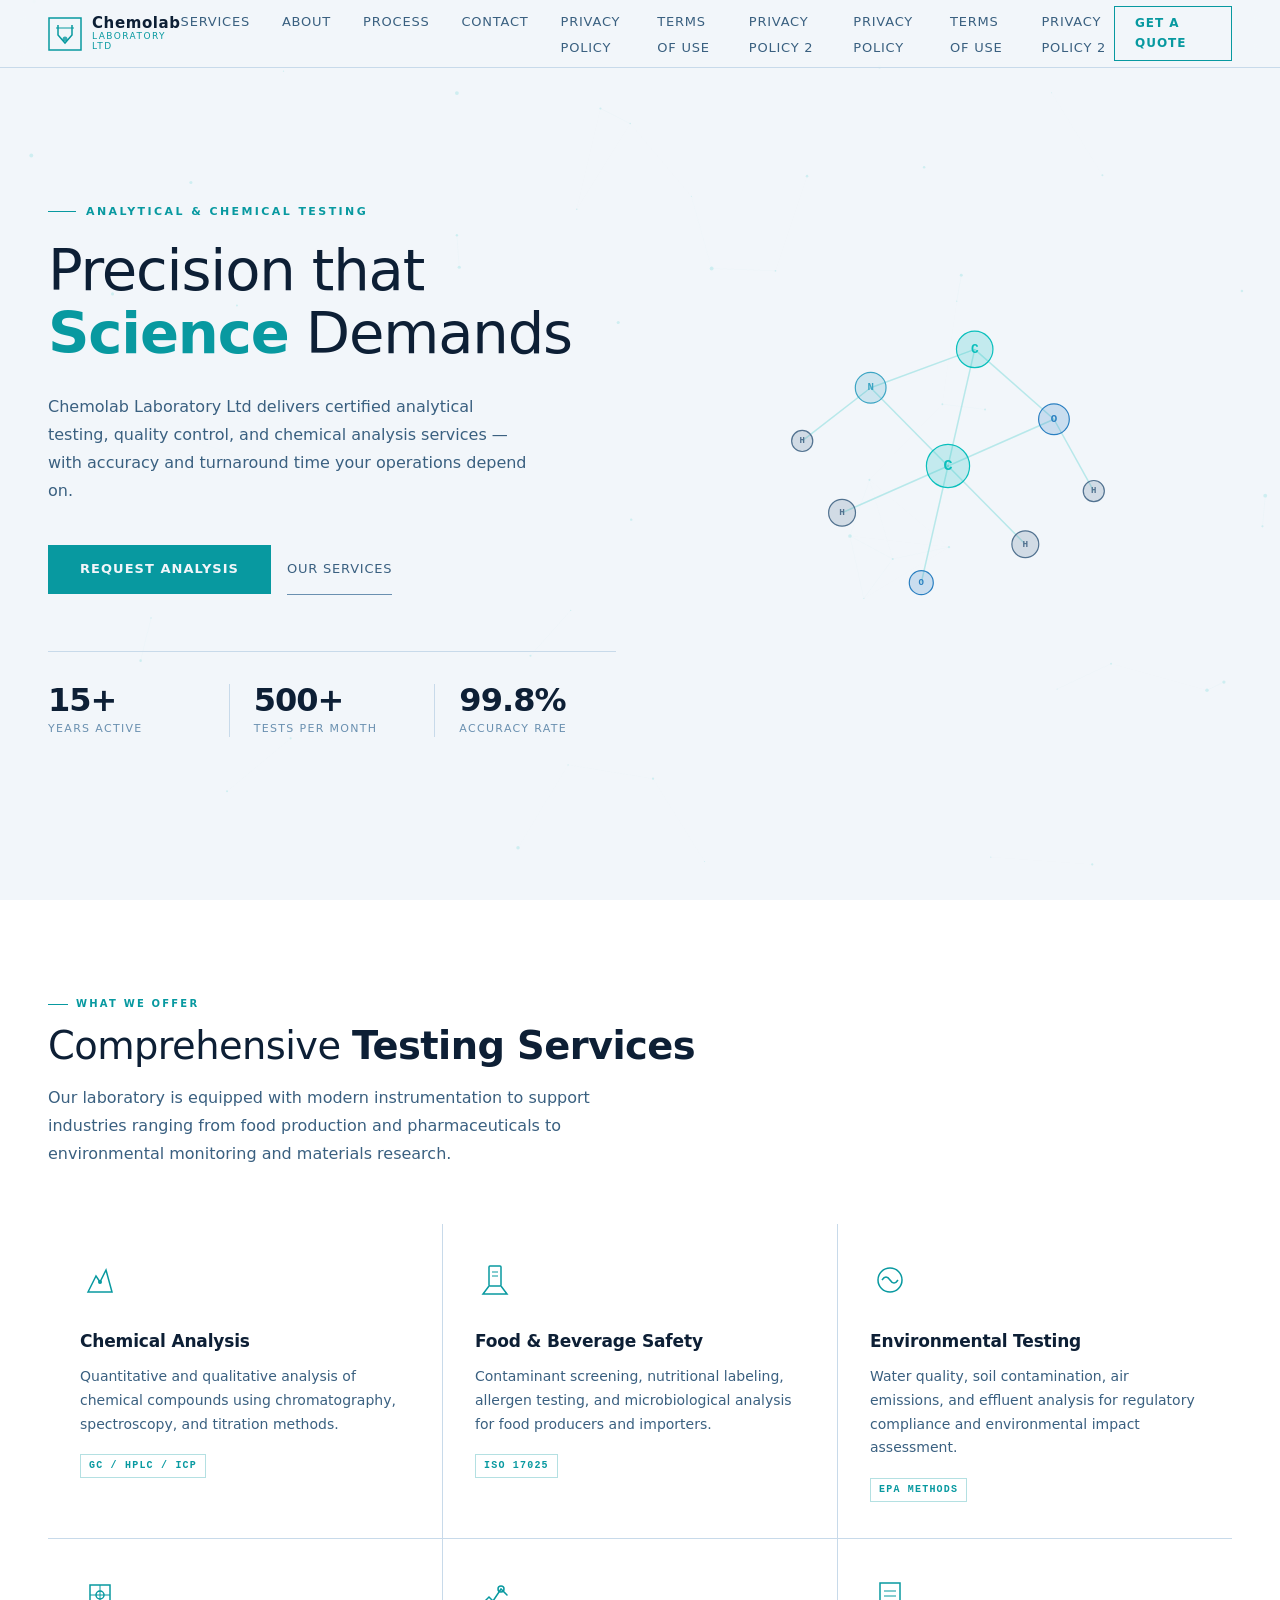
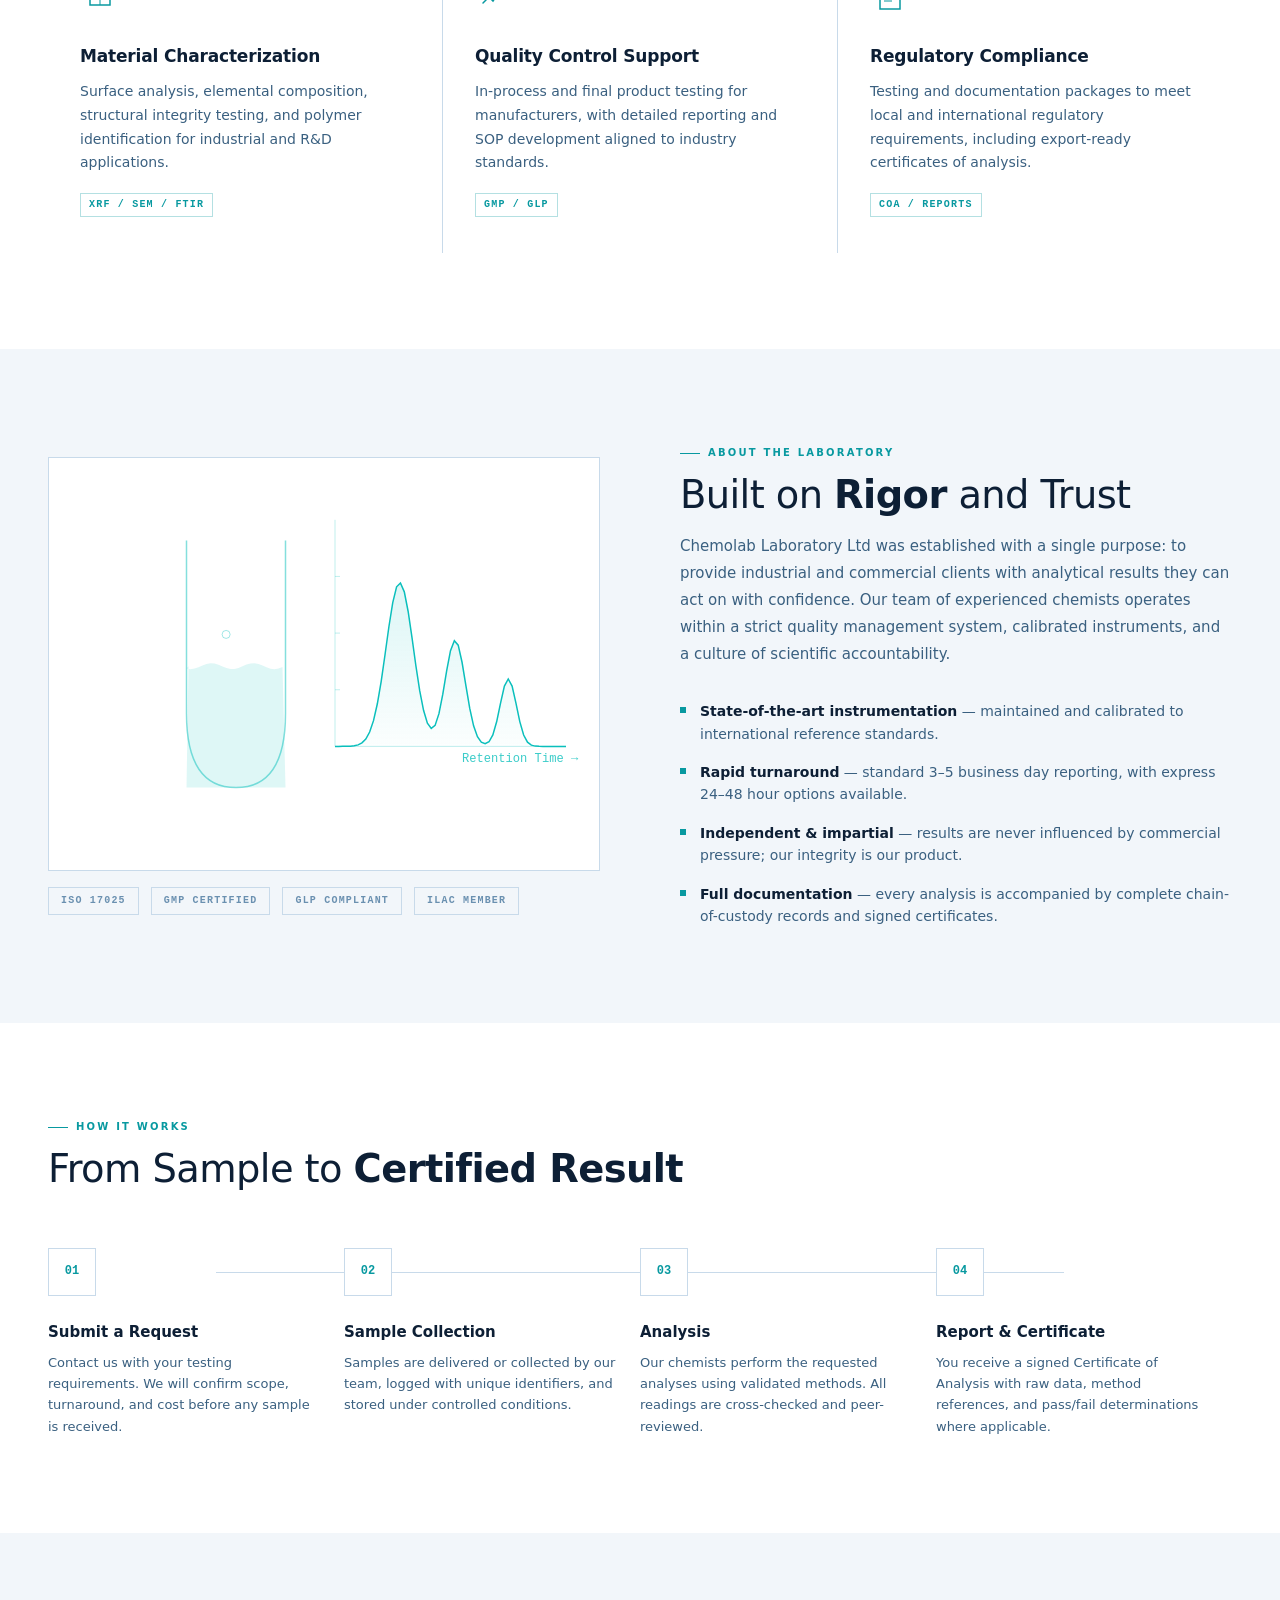
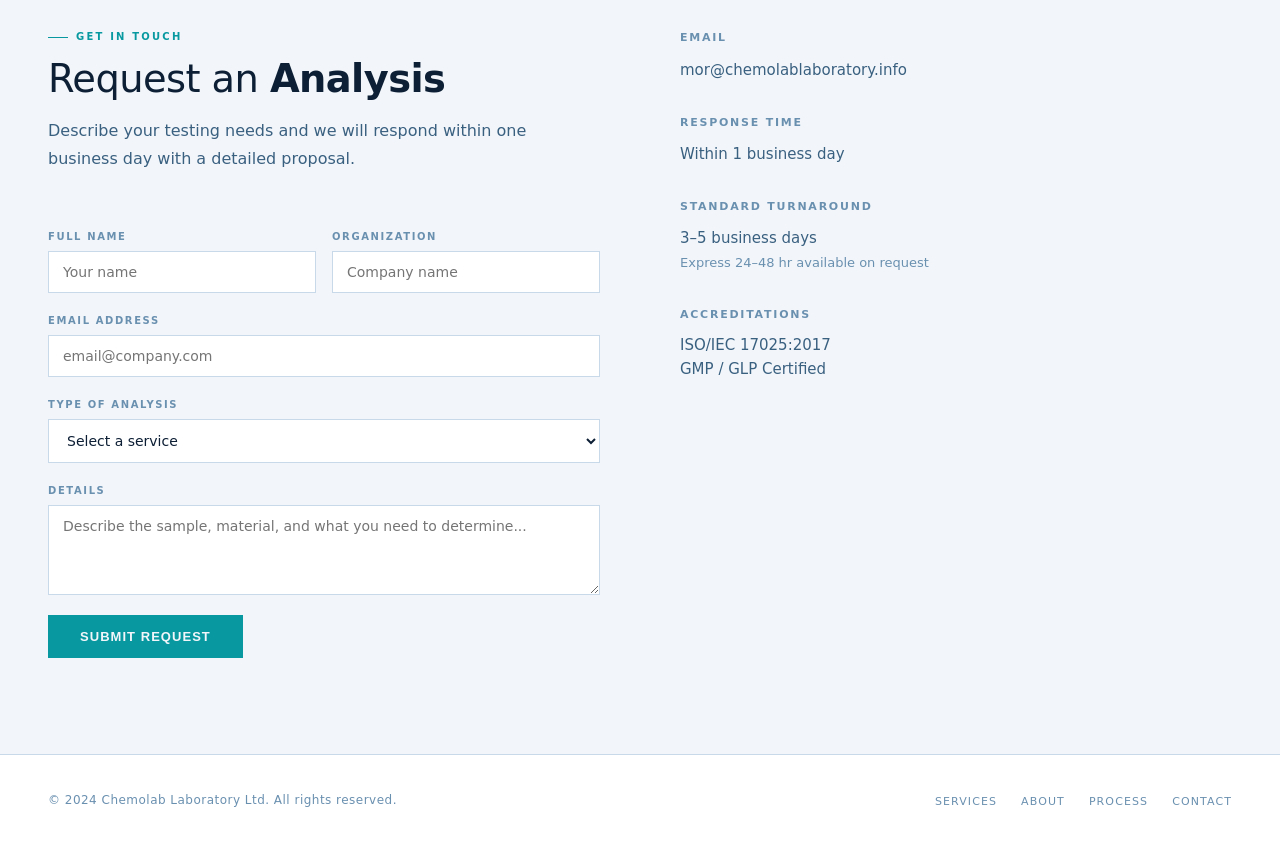
<file: index.html>
<!DOCTYPE html>
<html lang="en">
<head>
<title>Chemolab Laboratory Ltd — Analytical & Chemical Testing Services</title>
<meta name="viewport" content="width=device-width, initial-scale=1">
<style>
  :root {
    --bg:        #0D1F35;
    --surface:   #132840;
    --surface2:  #1A3550;
    --accent:    #0ABFBC;
    --accent2:   #2A7FC1;
    --text:      #E6EEF6;
    --text-sub:  #8AAABE;
    --text-dim:  #527290;
    --border:    #1F3E5A;
    --hero-glow: rgba(10,191,188,0.10);
  }
  @media (prefers-color-scheme: light) {
    :root {
      --bg:        #F2F6FA;
      --surface:   #FFFFFF;
      --surface2:  #E8F0F8;
      --accent:    #0899A0;
      --accent2:   #1D6BAF;
      --text:      #0D1F35;
      --text-sub:  #3A6080;
      --text-dim:  #6A90B0;
      --border:    #C8DAEA;
      --hero-glow: rgba(8,153,160,0.08);
    }
  }
  :root[data-theme="light"] {
    --bg:        #F2F6FA;
    --surface:   #FFFFFF;
    --surface2:  #E8F0F8;
    --accent:    #0899A0;
    --accent2:   #1D6BAF;
    --text:      #0D1F35;
    --text-sub:  #3A6080;
    --text-dim:  #6A90B0;
    --border:    #C8DAEA;
    --hero-glow: rgba(8,153,160,0.08);
  }
  :root[data-theme="dark"] {
    --bg:        #0D1F35;
    --surface:   #132840;
    --surface2:  #1A3550;
    --accent:    #0ABFBC;
    --accent2:   #2A7FC1;
    --text:      #E6EEF6;
    --text-sub:  #8AAABE;
    --text-dim:  #527290;
    --border:    #1F3E5A;
    --hero-glow: rgba(10,191,188,0.10);
  }

  *, *::before, *::after { box-sizing: border-box; margin: 0; padding: 0; }

  html { scroll-behavior: smooth; }

  body {
    font-family: -apple-system, BlinkMacSystemFont, 'Segoe UI', system-ui, sans-serif;
    background: var(--bg);
    color: var(--text);
    line-height: 1.6;
    overflow-x: hidden;
    transition: background 0.3s, color 0.3s;
  }

  /* ── NAV ── */
  nav {
    position: fixed;
    top: 0; left: 0; right: 0;
    z-index: 100;
    display: flex;
    align-items: center;
    justify-content: space-between;
    padding: 0 48px;
    height: 68px;
    background: color-mix(in srgb, var(--bg) 88%, transparent);
    backdrop-filter: blur(12px);
    border-bottom: 1px solid var(--border);
  }
  .nav-logo {
    display: flex;
    align-items: center;
    gap: 10px;
    text-decoration: none;
  }
  .nav-logo-icon {
    width: 34px; height: 34px;
    position: relative;
  }
  .nav-logo svg { width: 34px; height: 34px; }
  .nav-logo-text {
    display: flex;
    flex-direction: column;
    line-height: 1.1;
  }
  .nav-logo-name {
    font-size: 15px;
    font-weight: 700;
    letter-spacing: 0.04em;
    color: var(--text);
  }
  .nav-logo-sub {
    font-size: 9px;
    letter-spacing: 0.16em;
    text-transform: uppercase;
    color: var(--accent);
    font-weight: 500;
  }
  .nav-links {
    display: flex;
    gap: 32px;
    list-style: none;
  }
  .nav-links a {
    font-size: 13px;
    letter-spacing: 0.06em;
    text-transform: uppercase;
    color: var(--text-sub);
    text-decoration: none;
    font-weight: 500;
    transition: color 0.2s;
  }
  .nav-links a:hover { color: var(--accent); }

  .nav-cta {
    font-size: 12px;
    letter-spacing: 0.08em;
    text-transform: uppercase;
    font-weight: 600;
    color: var(--accent);
    text-decoration: none;
    border: 1px solid var(--accent);
    padding: 7px 20px;
    transition: background 0.2s, color 0.2s;
  }
  .nav-cta:hover {
    background: var(--accent);
    color: var(--bg);
  }

  /* ── HERO ── */
  .hero {
    min-height: 100vh;
    display: grid;
    grid-template-columns: 1fr 1fr;
    align-items: center;
    padding: 100px 48px 60px;
    gap: 48px;
    position: relative;
    overflow: hidden;
  }
  #hero-canvas {
    position: absolute;
    inset: 0;
    width: 100%; height: 100%;
    pointer-events: none;
    opacity: 0.5;
  }
  .hero-content { position: relative; z-index: 2; }

  .hero-eyebrow {
    font-size: 11px;
    letter-spacing: 0.22em;
    text-transform: uppercase;
    color: var(--accent);
    font-weight: 600;
    margin-bottom: 20px;
    display: flex;
    align-items: center;
    gap: 10px;
  }
  .hero-eyebrow::before {
    content: '';
    display: block;
    width: 28px; height: 1px;
    background: var(--accent);
  }

  .hero-title {
    font-size: clamp(36px, 4.5vw, 62px);
    font-weight: 300;
    line-height: 1.08;
    letter-spacing: -0.02em;
    color: var(--text);
    text-wrap: balance;
    margin-bottom: 28px;
  }
  .hero-title strong {
    font-weight: 700;
    color: var(--accent);
  }

  .hero-desc {
    font-size: 16px;
    line-height: 1.75;
    color: var(--text-sub);
    max-width: 480px;
    margin-bottom: 40px;
  }

  .hero-actions {
    display: flex;
    gap: 16px;
    align-items: center;
    flex-wrap: wrap;
  }
  .btn-primary {
    display: inline-block;
    background: var(--accent);
    color: var(--bg);
    text-decoration: none;
    font-size: 13px;
    font-weight: 700;
    letter-spacing: 0.08em;
    text-transform: uppercase;
    padding: 14px 32px;
    transition: opacity 0.2s, transform 0.15s;
  }
  .btn-primary:hover { opacity: 0.88; transform: translateY(-1px); }
  .btn-ghost {
    display: inline-block;
    color: var(--text-sub);
    text-decoration: none;
    font-size: 13px;
    font-weight: 500;
    letter-spacing: 0.06em;
    text-transform: uppercase;
    padding: 14px 0;
    border-bottom: 1px solid var(--text-dim);
    transition: color 0.2s, border-color 0.2s;
  }
  .btn-ghost:hover { color: var(--text); border-color: var(--text); }

  .hero-visual {
    position: relative;
    z-index: 2;
    display: flex;
    justify-content: center;
    align-items: center;
  }
  .molecule-display {
    width: 100%;
    max-width: 480px;
    aspect-ratio: 1;
  }
  #molecule-canvas { width: 100%; height: 100%; }

  .hero-stats {
    position: relative;
    z-index: 2;
    display: flex;
    gap: 0;
    margin-top: 56px;
    border-top: 1px solid var(--border);
    padding-top: 32px;
  }
  .stat {
    flex: 1;
    padding-right: 24px;
    border-right: 1px solid var(--border);
    margin-right: 24px;
  }
  .stat:last-child { border-right: none; margin-right: 0; padding-right: 0; }
  .stat-num {
    font-size: 32px;
    font-weight: 700;
    color: var(--text);
    letter-spacing: -0.03em;
    font-variant-numeric: tabular-nums;
    line-height: 1;
    margin-bottom: 4px;
  }
  .stat-label {
    font-size: 11px;
    letter-spacing: 0.12em;
    text-transform: uppercase;
    color: var(--text-dim);
    font-weight: 500;
  }

  /* ── SECTION SHARED ── */
  section { padding: 96px 48px; }
  .section-inner { max-width: 1200px; margin: 0 auto; }
  .section-tag {
    font-size: 10px;
    letter-spacing: 0.22em;
    text-transform: uppercase;
    color: var(--accent);
    font-weight: 600;
    margin-bottom: 12px;
    display: flex;
    align-items: center;
    gap: 8px;
  }
  .section-tag::before {
    content: '';
    width: 20px; height: 1px;
    background: var(--accent);
  }
  .section-title {
    font-size: clamp(26px, 3vw, 42px);
    font-weight: 300;
    letter-spacing: -0.015em;
    line-height: 1.15;
    text-wrap: balance;
    margin-bottom: 16px;
  }
  .section-title strong { font-weight: 700; }
  .section-lead {
    font-size: 16px;
    color: var(--text-sub);
    line-height: 1.75;
    max-width: 560px;
    margin-bottom: 56px;
  }

  /* ── SERVICES ── */
  .services-section { background: var(--surface); }
  .services-grid {
    display: grid;
    grid-template-columns: repeat(3, 1fr);
    gap: 1px;
    background: var(--border);
    margin-top: 56px;
  }
  .service-card {
    background: var(--surface);
    padding: 36px 32px;
    position: relative;
    transition: background 0.2s;
  }
  .service-card:hover { background: var(--surface2); }
  .service-icon {
    width: 40px; height: 40px;
    margin-bottom: 20px;
    color: var(--accent);
  }
  .service-card h3 {
    font-size: 17px;
    font-weight: 600;
    color: var(--text);
    margin-bottom: 10px;
    letter-spacing: -0.01em;
  }
  .service-card p {
    font-size: 14px;
    line-height: 1.7;
    color: var(--text-sub);
  }
  .service-tag {
    display: inline-block;
    margin-top: 18px;
    font-size: 10px;
    letter-spacing: 0.12em;
    text-transform: uppercase;
    color: var(--accent);
    font-weight: 600;
    font-family: 'Courier New', monospace;
    border: 1px solid color-mix(in srgb, var(--accent) 30%, transparent);
    padding: 3px 8px;
  }

  /* ── ABOUT ── */
  .about-section { background: var(--bg); }
  .about-grid {
    display: grid;
    grid-template-columns: 1fr 1fr;
    gap: 80px;
    align-items: center;
  }
  .about-visual {
    position: relative;
  }
  .about-diagram {
    width: 100%;
    aspect-ratio: 4/3;
    background: var(--surface);
    border: 1px solid var(--border);
    position: relative;
    overflow: hidden;
    display: flex;
    align-items: center;
    justify-content: center;
  }
  #lab-canvas { width: 100%; height: 100%; }
  .about-cert-strip {
    display: flex;
    gap: 12px;
    margin-top: 16px;
    flex-wrap: wrap;
  }
  .cert-pill {
    font-size: 10px;
    letter-spacing: 0.12em;
    text-transform: uppercase;
    font-weight: 700;
    font-family: 'Courier New', monospace;
    color: var(--text-dim);
    border: 1px solid var(--border);
    padding: 5px 12px;
  }
  .about-list {
    list-style: none;
    margin-top: 32px;
    display: flex;
    flex-direction: column;
    gap: 16px;
  }
  .about-list li {
    display: flex;
    gap: 14px;
    font-size: 14px;
    color: var(--text-sub);
    line-height: 1.6;
    align-items: flex-start;
  }
  .about-list li::before {
    content: '';
    width: 6px; height: 6px;
    background: var(--accent);
    flex-shrink: 0;
    margin-top: 7px;
  }
  .about-list li strong { color: var(--text); }

  /* ── PROCESS ── */
  .process-section { background: var(--surface); }
  .process-steps {
    display: grid;
    grid-template-columns: repeat(4, 1fr);
    gap: 0;
    margin-top: 56px;
    position: relative;
  }
  .process-steps::before {
    content: '';
    position: absolute;
    top: 24px;
    left: calc(12.5% + 20px);
    right: calc(12.5% + 20px);
    height: 1px;
    background: var(--border);
  }
  .process-step {
    padding: 0 24px 0 0;
    position: relative;
  }
  .step-num {
    width: 48px; height: 48px;
    border: 1px solid var(--border);
    display: flex;
    align-items: center;
    justify-content: center;
    font-size: 12px;
    font-weight: 700;
    font-family: 'Courier New', monospace;
    color: var(--accent);
    background: var(--surface);
    margin-bottom: 24px;
    position: relative;
    z-index: 1;
  }
  .step-title {
    font-size: 15px;
    font-weight: 600;
    color: var(--text);
    margin-bottom: 8px;
  }
  .step-desc {
    font-size: 13px;
    color: var(--text-sub);
    line-height: 1.65;
  }

  /* ── CONTACT ── */
  .contact-section { background: var(--bg); }
  .contact-grid {
    display: grid;
    grid-template-columns: 1fr 1fr;
    gap: 80px;
    align-items: start;
  }
  .contact-form {
    display: flex;
    flex-direction: column;
    gap: 20px;
  }
  .form-row { display: grid; grid-template-columns: 1fr 1fr; gap: 16px; }
  .field {
    display: flex;
    flex-direction: column;
    gap: 6px;
  }
  .field label {
    font-size: 10px;
    letter-spacing: 0.16em;
    text-transform: uppercase;
    font-weight: 600;
    color: var(--text-dim);
  }
  .field input, .field select, .field textarea {
    background: var(--surface);
    border: 1px solid var(--border);
    color: var(--text);
    font-size: 14px;
    padding: 12px 14px;
    outline: none;
    font-family: inherit;
    transition: border-color 0.2s;
    resize: vertical;
  }
  .field input:focus, .field select:focus, .field textarea:focus {
    border-color: var(--accent);
  }
  .field select option { background: var(--surface); }

  .contact-info { display: flex; flex-direction: column; gap: 32px; }
  .contact-block h4 {
    font-size: 11px;
    letter-spacing: 0.16em;
    text-transform: uppercase;
    color: var(--text-dim);
    font-weight: 600;
    margin-bottom: 10px;
  }
  .contact-block p, .contact-block a {
    font-size: 15px;
    color: var(--text-sub);
    text-decoration: none;
    line-height: 1.6;
    transition: color 0.2s;
  }
  .contact-block a:hover { color: var(--accent); }

  /* ── FOOTER ── */
  footer {
    background: var(--surface);
    border-top: 1px solid var(--border);
    padding: 32px 48px;
    display: flex;
    justify-content: space-between;
    align-items: center;
    gap: 16px;
    flex-wrap: wrap;
  }
  .footer-copy {
    font-size: 12px;
    color: var(--text-dim);
    letter-spacing: 0.04em;
  }
  .footer-links {
    display: flex;
    gap: 24px;
    list-style: none;
  }
  .footer-links a {
    font-size: 11px;
    letter-spacing: 0.1em;
    text-transform: uppercase;
    color: var(--text-dim);
    text-decoration: none;
    transition: color 0.2s;
  }
  .footer-links a:hover { color: var(--accent); }

  /* ── RESPONSIVE ── */
  @media (max-width: 900px) {
    nav { padding: 0 24px; }
    .nav-links { display: none; }
    .hero { grid-template-columns: 1fr; padding: 100px 24px 60px; }
    .hero-visual { display: none; }
    .hero-desc { max-width: 100%; }
    section { padding: 64px 24px; }
    .services-grid { grid-template-columns: 1fr; }
    .about-grid { grid-template-columns: 1fr; gap: 40px; }
    .process-steps { grid-template-columns: 1fr 1fr; gap: 32px; }
    .process-steps::before { display: none; }
    .contact-grid { grid-template-columns: 1fr; gap: 48px; }
    .form-row { grid-template-columns: 1fr; }
    footer { flex-direction: column; text-align: center; padding: 24px; }
    .hero-stats { flex-wrap: wrap; gap: 16px; }
    .stat { border-right: none; margin-right: 0; padding-right: 0; min-width: 100px; }
  }

  @media (prefers-reduced-motion: reduce) {
    * { animation: none !important; transition-duration: 0.01ms !important; }
  }

  /* focus visible */
  :focus-visible { outline: 2px solid var(--accent); outline-offset: 3px; }

  /* ── FULL-PAGE LEGAL ROUTES ── */
  .legal-page { display: none; min-height: 100vh; padding: 0; background: var(--bg); }
  body.legal-route { overflow-x: hidden; }
  body.legal-route > nav,
  body.legal-route > section:not(.legal-page),
  body.legal-route > footer { display: none !important; }
  body.legal-route .legal-page.is-active { display: block; }
  .legal-header {
    position: sticky; top: 0; z-index: 20; min-height: 68px;
    display: flex; align-items: center; justify-content: space-between;
    gap: 20px; padding: 0 48px;
    background: color-mix(in srgb, var(--bg) 92%, transparent);
    backdrop-filter: blur(12px); border-bottom: 1px solid var(--border);
  }
  .legal-back {
    border: 1px solid var(--accent); background: transparent; color: var(--accent);
    padding: 9px 18px; font: inherit; font-size: 12px; font-weight: 700;
    letter-spacing: .08em; text-transform: uppercase; cursor: pointer;
  }
  .legal-back:hover { background: var(--accent); color: var(--bg); }
  .legal-brand { color: var(--text-sub); font-size: 13px; letter-spacing: .06em; }
  .legal-document { width: min(900px, calc(100% - 48px)); margin: 0 auto; padding: 72px 0 96px; }
  .legal-document h1 { font-size: clamp(34px, 5vw, 58px); line-height: 1.08; margin-bottom: 12px; }
  .legal-content { margin-top: 36px; }
  .legal-content h2 { font-size: 21px; margin: 34px 0 10px; color: var(--text); }
  .legal-content p { font-size: 15px; line-height: 1.85; color: var(--text-sub); margin-bottom: 18px; white-space: normal; }
  .footer-links .legal-link { color: var(--accent); }
  @media (max-width: 700px) {
    .legal-header { padding: 0 20px; }
    .legal-brand { font-size: 11px; }
    .legal-document { width: min(100% - 36px, 900px); padding-top: 48px; }
  }

</style>

<!-- NAV -->
<nav>
  <a href="#" class="nav-logo">
    <div class="nav-logo-icon">
      <svg viewBox="0 0 34 34" fill="none" xmlns="http://www.w3.org/2000/svg">
        <rect x="1" y="1" width="32" height="32" stroke="var(--accent)" stroke-width="1.5"/>
        <path d="M10 8 L10 18 L17 26 L24 18 L24 8" stroke="var(--accent)" stroke-width="1.5" fill="none"/>
        <line x1="8" y1="11" x2="26" y2="11" stroke="var(--accent)" stroke-width="1"/>
        <circle cx="17" cy="22" r="2.5" fill="var(--accent)" opacity="0.8"/>
      </svg>
    </div>
    <div class="nav-logo-text">
      <span class="nav-logo-name">Chemolab</span>
      <span class="nav-logo-sub">Laboratory Ltd</span>
    </div>
  </a>
  <ul class="nav-links">
    <li><a href="#services">Services</a></li>
    <li><a href="#about">About</a></li>
    <li><a href="#process">Process</a></li>
    <li><a href="#contact">Contact</a></li>
    <li><a href="/privacy/">Privacy Policy</a></li>
    <li><a href="/terms/">Terms of Use</a></li>
    <li><a href="/privacy2/">Privacy Policy 2</a></li>
    <li><a class="legal-link" href="/privacy/">Privacy Policy</a></li>
    <li><a class="legal-link" href="/terms/">Terms of Use</a></li>
    <li><a class="legal-link" href="/privacy2/">Privacy Policy 2</a></li>
  </ul>
  <a href="#contact" class="nav-cta">Get a Quote</a>
</nav>

<!-- HERO -->
<section class="hero">
  <canvas id="hero-canvas"></canvas>
  <div class="hero-content">
    <p class="hero-eyebrow">Analytical & Chemical Testing</p>
    <h1 class="hero-title">Precision that <strong>Science</strong> Demands</h1>
    <p class="hero-desc">Chemolab Laboratory Ltd delivers certified analytical testing, quality control, and chemical analysis services — with accuracy and turnaround time your operations depend on.</p>
    <div class="hero-actions">
      <a href="#contact" class="btn-primary">Request Analysis</a>
      <a href="#services" class="btn-ghost">Our Services</a>
    </div>
    <div class="hero-stats">
      <div class="stat">
        <div class="stat-num">15+</div>
        <div class="stat-label">Years Active</div>
      </div>
      <div class="stat">
        <div class="stat-num">500+</div>
        <div class="stat-label">Tests per Month</div>
      </div>
      <div class="stat">
        <div class="stat-num">99.8%</div>
        <div class="stat-label">Accuracy Rate</div>
      </div>
    </div>
  </div>
  <div class="hero-visual">
    <div class="molecule-display">
      <canvas id="molecule-canvas"></canvas>
    </div>
  </div>
</section>

<!-- SERVICES -->
<section id="services" class="services-section">
  <div class="section-inner">
    <p class="section-tag">What We Offer</p>
    <h2 class="section-title">Comprehensive <strong>Testing Services</strong></h2>
    <p class="section-lead">Our laboratory is equipped with modern instrumentation to support industries ranging from food production and pharmaceuticals to environmental monitoring and materials research.</p>

    <div class="services-grid">
      <div class="service-card">
        <svg class="service-icon" viewBox="0 0 40 40" fill="none">
          <path d="M8 32 L16 16 L20 22 L26 10 L32 32 Z" stroke="currentColor" stroke-width="1.5" fill="none"/>
          <circle cx="20" cy="22" r="2" fill="currentColor"/>
        </svg>
        <h3>Chemical Analysis</h3>
        <p>Quantitative and qualitative analysis of chemical compounds using chromatography, spectroscopy, and titration methods.</p>
        <span class="service-tag">GC / HPLC / ICP</span>
      </div>
      <div class="service-card">
        <svg class="service-icon" viewBox="0 0 40 40" fill="none">
          <rect x="14" y="6" width="12" height="20" rx="1" stroke="currentColor" stroke-width="1.5"/>
          <path d="M14 26 L8 34 H32 L26 26" stroke="currentColor" stroke-width="1.5" fill="none"/>
          <line x1="17" y1="12" x2="23" y2="12" stroke="currentColor" stroke-width="1"/>
          <line x1="17" y1="16" x2="23" y2="16" stroke="currentColor" stroke-width="1"/>
        </svg>
        <h3>Food & Beverage Safety</h3>
        <p>Contaminant screening, nutritional labeling, allergen testing, and microbiological analysis for food producers and importers.</p>
        <span class="service-tag">ISO 17025</span>
      </div>
      <div class="service-card">
        <svg class="service-icon" viewBox="0 0 40 40" fill="none">
          <circle cx="20" cy="20" r="12" stroke="currentColor" stroke-width="1.5"/>
          <path d="M12 20 Q16 14 20 20 Q24 26 28 20" stroke="currentColor" stroke-width="1.5" fill="none"/>
        </svg>
        <h3>Environmental Testing</h3>
        <p>Water quality, soil contamination, air emissions, and effluent analysis for regulatory compliance and environmental impact assessment.</p>
        <span class="service-tag">EPA Methods</span>
      </div>
      <div class="service-card">
        <svg class="service-icon" viewBox="0 0 40 40" fill="none">
          <rect x="10" y="10" width="20" height="20" stroke="currentColor" stroke-width="1.5"/>
          <line x1="10" y1="20" x2="30" y2="20" stroke="currentColor" stroke-width="1"/>
          <line x1="20" y1="10" x2="20" y2="30" stroke="currentColor" stroke-width="1"/>
          <circle cx="20" cy="20" r="4" stroke="currentColor" stroke-width="1.5"/>
        </svg>
        <h3>Material Characterization</h3>
        <p>Surface analysis, elemental composition, structural integrity testing, and polymer identification for industrial and R&D applications.</p>
        <span class="service-tag">XRF / SEM / FTIR</span>
      </div>
      <div class="service-card">
        <svg class="service-icon" viewBox="0 0 40 40" fill="none">
          <path d="M8 28 L14 22 L18 26 L26 14 L32 20" stroke="currentColor" stroke-width="1.5" fill="none" stroke-linecap="round"/>
          <circle cx="26" cy="14" r="3" stroke="currentColor" stroke-width="1.5"/>
        </svg>
        <h3>Quality Control Support</h3>
        <p>In-process and final product testing for manufacturers, with detailed reporting and SOP development aligned to industry standards.</p>
        <span class="service-tag">GMP / GLP</span>
      </div>
      <div class="service-card">
        <svg class="service-icon" viewBox="0 0 40 40" fill="none">
          <rect x="10" y="8" width="20" height="26" stroke="currentColor" stroke-width="1.5"/>
          <line x1="14" y1="16" x2="26" y2="16" stroke="currentColor" stroke-width="1"/>
          <line x1="14" y1="21" x2="26" y2="21" stroke="currentColor" stroke-width="1"/>
          <line x1="14" y1="26" x2="22" y2="26" stroke="currentColor" stroke-width="1"/>
        </svg>
        <h3>Regulatory Compliance</h3>
        <p>Testing and documentation packages to meet local and international regulatory requirements, including export-ready certificates of analysis.</p>
        <span class="service-tag">CoA / Reports</span>
      </div>
    </div>
  </div>
</section>

<!-- ABOUT -->
<section id="about" class="about-section">
  <div class="section-inner">
    <div class="about-grid">
      <div class="about-visual">
        <div class="about-diagram">
          <canvas id="lab-canvas"></canvas>
        </div>
        <div class="about-cert-strip">
          <span class="cert-pill">ISO 17025</span>
          <span class="cert-pill">GMP Certified</span>
          <span class="cert-pill">GLP Compliant</span>
          <span class="cert-pill">ILAC Member</span>
        </div>
      </div>
      <div class="about-text">
        <p class="section-tag">About the Laboratory</p>
        <h2 class="section-title">Built on <strong>Rigor</strong> and Trust</h2>
        <p style="font-size:15px;color:var(--text-sub);line-height:1.8;margin-bottom:24px;">
          Chemolab Laboratory Ltd was established with a single purpose: to provide industrial and commercial clients with analytical results they can act on with confidence. Our team of experienced chemists operates within a strict quality management system, calibrated instruments, and a culture of scientific accountability.
        </p>
        <ul class="about-list">
          <li><span><strong>State-of-the-art instrumentation</strong> — maintained and calibrated to international reference standards.</span></li>
          <li><span><strong>Rapid turnaround</strong> — standard 3–5 business day reporting, with express 24–48 hour options available.</span></li>
          <li><span><strong>Independent & impartial</strong> — results are never influenced by commercial pressure; our integrity is our product.</span></li>
          <li><span><strong>Full documentation</strong> — every analysis is accompanied by complete chain-of-custody records and signed certificates.</span></li>
        </ul>
      </div>
    </div>
  </div>
</section>

<!-- PROCESS -->
<section id="process" class="process-section">
  <div class="section-inner">
    <p class="section-tag">How It Works</p>
    <h2 class="section-title">From Sample to <strong>Certified Result</strong></h2>
    <div class="process-steps">
      <div class="process-step">
        <div class="step-num">01</div>
        <div class="step-title">Submit a Request</div>
        <p class="step-desc">Contact us with your testing requirements. We will confirm scope, turnaround, and cost before any sample is received.</p>
      </div>
      <div class="process-step">
        <div class="step-num">02</div>
        <div class="step-title">Sample Collection</div>
        <p class="step-desc">Samples are delivered or collected by our team, logged with unique identifiers, and stored under controlled conditions.</p>
      </div>
      <div class="process-step">
        <div class="step-num">03</div>
        <div class="step-title">Analysis</div>
        <p class="step-desc">Our chemists perform the requested analyses using validated methods. All readings are cross-checked and peer-reviewed.</p>
      </div>
      <div class="process-step">
        <div class="step-num">04</div>
        <div class="step-title">Report & Certificate</div>
        <p class="step-desc">You receive a signed Certificate of Analysis with raw data, method references, and pass/fail determinations where applicable.</p>
      </div>
    </div>
  </div>
</section>

<!-- CONTACT -->
<section id="contact" class="contact-section">
  <div class="section-inner">
    <div class="contact-grid">
      <div>
        <p class="section-tag">Get in Touch</p>
        <h2 class="section-title">Request an <strong>Analysis</strong></h2>
        <p class="section-lead">Describe your testing needs and we will respond within one business day with a detailed proposal.</p>
        <form class="contact-form" onsubmit="return false;">
          <div class="form-row">
            <div class="field">
              <label for="c-name">Full Name</label>
              <input type="text" id="c-name" placeholder="Your name">
            </div>
            <div class="field">
              <label for="c-org">Organization</label>
              <input type="text" id="c-org" placeholder="Company name">
            </div>
          </div>
          <div class="field">
            <label for="c-email">Email Address</label>
            <input type="email" id="c-email" placeholder="email@company.com">
          </div>
          <div class="field">
            <label for="c-type">Type of Analysis</label>
            <select id="c-type">
              <option value="" disabled selected>Select a service</option>
              <option>Chemical Analysis</option>
              <option>Food & Beverage Safety</option>
              <option>Environmental Testing</option>
              <option>Material Characterization</option>
              <option>Quality Control Support</option>
              <option>Regulatory Compliance</option>
              <option>Other / Multiple</option>
            </select>
          </div>
          <div class="field">
            <label for="c-msg">Details</label>
            <textarea id="c-msg" rows="4" placeholder="Describe the sample, material, and what you need to determine..."></textarea>
          </div>
          <button type="submit" class="btn-primary" style="border:none;cursor:pointer;align-self:flex-start;">Submit Request</button>
        </form>
      </div>
      <div class="contact-info">
        <div class="contact-block">
          <h4>Email</h4>
          <a href="mailto:mor@chemolablaboratory.info">mor@chemolablaboratory.info</a>
        </div>
        <div class="contact-block">
          <h4>Response Time</h4>
          <p>Within 1 business day</p>
        </div>
        <div class="contact-block">
          <h4>Standard Turnaround</h4>
          <p>3–5 business days<br><span style="font-size:13px;color:var(--text-dim);">Express 24–48 hr available on request</span></p>
        </div>
        <div class="contact-block">
          <h4>Accreditations</h4>
          <p>ISO/IEC 17025:2017<br>GMP / GLP Certified</p>
        </div>
      </div>
    </div>
  </div>
</section>

<!-- FOOTER -->
<footer>
  <p class="footer-copy">© 2024 Chemolab Laboratory Ltd. All rights reserved.</p>
  <ul class="footer-links">
    <li><a href="#services">Services</a></li>
    <li><a href="#about">About</a></li>
    <li><a href="#process">Process</a></li>
    <li><a href="#contact">Contact</a></li>
  </ul>
</footer>

<section id="privacy-page" class="legal-page" aria-labelledby="privacy-page-title">
  <div class="legal-header">
    <button type="button" class="legal-back" data-home-route aria-label="Back to home">← Back</button>
    <span class="legal-brand">Chemolab Laboratory Ltd</span>
  </div>
  <main class="legal-document">
    <h1 id="privacy-page-title">Privacy Policy – Glow Up 75</h1>
    <div class="legal-content"><h2>1. Introduction</h2><p>Chemolab Laboratory Ltd and/or Eran Matitiahu (&quot;Company&quot;, &quot;we&quot;, &quot;us&quot;) operates the Glow Up 75 mobile application (&quot;App&quot;). This Privacy Policy explains what information we collect, how we use it, and your rights regarding that information. By using the App, you agree to the practices described in this Policy.</p><h2>2. Information We Collect</h2><p>Information you provide:</p><p>Account details (name, email address) when registering via email, Google, or Apple Sign-In<br>Profile information and preferences entered during onboarding<br>Progress photos you choose to upload</p><p>Information collected automatically:</p><p>Device information (device type, operating system version) for app functionality and notifications<br>Usage data (features used, challenge progress) stored in your account<br>Approximate location data — collected solely by our third-party push notification provider (OneSignal) as required by that service; it is not stored or used by us independently</p><h2>3. How We Use Your Information</h2><p>We use the information collected to:</p><p>Create and manage your account<br>Deliver the App&#x27;s core features (challenge tracking, daily checklists, progress photos)<br>Send push notifications and daily reminders (only with your permission)<br>Process subscription purchases through Apple<br>Improve and maintain the App<br>Respond to support requests</p><p>We do not sell your personal data to third parties.</p><h2>4. Third-Party Services</h2><p>The App uses the following third-party services, each governed by their own privacy policies:</p><p>Firebase (Google) – Authentication and data storage<br>RevenueCat – Subscription management<br>OneSignal – Push notifications<br>Apple App Store – In-App Purchase processing</p><p>We encourage you to review the privacy policies of these providers.</p><h2>5. Data Retention</h2><p>We retain your personal data for as long as your account is active or as needed to provide the Service. You may request deletion of your account and associated data at any time by contacting us at morchaimsaadia@gmail.com.</p><h2>6. Your Rights</h2><p>Depending on your jurisdiction, you may have the right to:</p><p>Access the personal data we hold about you<br>Request correction of inaccurate data<br>Request deletion of your data<br>Withdraw consent for data processing at any time</p><p>To exercise any of these rights, contact us at morchaimsaadia@gmail.com.</p><h2>7. Children&#x27;s Privacy</h2><p>The App is not directed at children under the age of 13. We do not knowingly collect personal information from children under 13. If you believe we have inadvertently collected such data, please contact us immediately.</p><h2>8. Security</h2><p>We implement industry-standard technical and organizational measures to protect your personal data. However, no method of transmission or storage is 100% secure, and we cannot guarantee absolute security.</p><h2>9. Changes to This Policy</h2><p>We may update this Privacy Policy from time to time. We will notify you of significant changes by updating the date at the top of this page. Continued use of the App after changes are posted constitutes acceptance of the revised Policy.</p><h2>10. Contact</h2><p>For any questions or concerns regarding this Privacy Policy, please contact us:</p><p>Chemolab Laboratory Ltd<br>Email: morchaimsaadia@gmail.com<br>Website: http://www.chemolablaboratory.info/</p></div>
  </main>
</section>
<section id="terms-page" class="legal-page" aria-labelledby="terms-page-title">
  <div class="legal-header">
    <button type="button" class="legal-back" data-home-route aria-label="Back to home">← Back</button>
    <span class="legal-brand">Chemolab Laboratory Ltd</span>
  </div>
  <main class="legal-document">
    <h1 id="terms-page-title">Terms of Use – Glow Up 75</h1>
    <div class="legal-content"><h2>1. Agreement to Terms</h2><p>These Terms of Use (&quot;Terms&quot;) govern your use of the Glow Up 75 mobile application (&quot;App&quot;), operated by Chemolab Laboratory Ltd and/or Eran Matitiahu (&quot;Company&quot;, &quot;we&quot;, &quot;us&quot;). By downloading or using the App, you confirm that you have read, understood, and agreed to these Terms. If you do not agree, you must discontinue use of the App immediately.</p><h2>2. The Service</h2><p>Glow Up 75 is a personal challenge tracking application that includes daily task management, progress photo logging, challenges, and social features. The Company reserves the right to modify, suspend, or discontinue any part of the Service at any time without prior notice.</p><h2>3. Subscriptions and Payments</h2><p>The App offers auto-renewable subscriptions purchased through Apple App Store:</p><p>Weekly – ₪14.90 per week<br>Monthly – ₪49.90 per month<br>Yearly – ₪179.90 per year</p><p>Payment is charged to your Apple ID account upon purchase confirmation. Subscriptions automatically renew unless cancelled at least 24 hours before the end of the current billing period. You can manage or cancel your subscription at any time through your Apple ID account settings. No refunds are provided for unused portions of an active subscription period.</p><h2>4. User Content</h2><p>You retain ownership of any photos or content you upload to the App. By uploading content, you grant the Company a limited, non-exclusive license to store and display that content solely for the purpose of providing the Service to you. You are solely responsible for the content you upload and must not upload anything unlawful, offensive, or infringing on third-party rights.</p><h2>5. Intellectual Property</h2><p>All content within the App — including design, text, graphics, logos, and software — is the exclusive property of the Company and is protected by applicable intellectual property laws. You may not copy, reproduce, distribute, or create derivative works from any part of the App without prior written consent.</p><h2>6. Disclaimer of Warranties</h2><p>The App is provided &quot;as is&quot; without warranties of any kind, express or implied. The Company does not guarantee that the App will be error-free, uninterrupted, or that any results achieved through the App (such as fitness or wellness outcomes) will meet your expectations.</p><h2>7. Limitation of Liability</h2><p>To the fullest extent permitted by applicable law, the Company shall not be liable for any indirect, incidental, special, or consequential damages arising out of or related to your use of the App, even if advised of the possibility of such damages.</p><h2>8. Changes to These Terms</h2><p>We reserve the right to update these Terms at any time. Continued use of the App after changes are posted constitutes acceptance of the revised Terms. We encourage you to review these Terms periodically.</p><h2>9. Governing Law</h2><p>These Terms are governed by the laws of the State of Israel, without regard to conflict of law principles.</p><h2>10. Contact</h2><p>For any questions regarding these Terms, please contact us:</p><p>Chemolab Laboratory Ltd<br>Email: morchaimsaadia@gmail.com<br>Website: http://www.chemolablaboratory.info/</p></div>
  </main>
</section>
<script>

/* ── INTERNAL ROUTING FOR LEGAL PAGES ── */
(function () {
  const pages = {
    privacy: document.getElementById('privacy-page'),
    terms: document.getElementById('terms-page')
  };

  function routeFromPath() {
    const path = window.location.pathname.replace(/\/+$/, '') || '/';
    if (path === '/privacy') return 'privacy';
    if (path === '/terms') return 'terms';
    return null;
  }

  function renderRoute(route, scrollToTop = true) {
    Object.values(pages).forEach(page => page.classList.remove('is-active'));
    if (route && pages[route]) {
      document.body.classList.add('legal-route');
      pages[route].classList.add('is-active');
      document.title = route === 'privacy'
        ? 'Privacy Policy – Glow Up 75'
        : 'Terms of Use – Glow Up 75';
      if (scrollToTop) window.scrollTo(0, 0);
    } else {
      document.body.classList.remove('legal-route');
      document.title = 'Chemolab Laboratory Ltd — Analytical & Chemical Testing Services';
      if (scrollToTop) window.scrollTo(0, 0);
    }
  }

  function navigate(route) {
    const url = route ? `/${route}` : '/';
    history.pushState({ route }, '', url);
    renderRoute(route);
  }

  document.addEventListener('click', event => {
    const legalLink = event.target.closest('[data-legal-route]');
    if (legalLink) {
      event.preventDefault();
      navigate(legalLink.dataset.legalRoute);
      return;
    }

    const homeButton = event.target.closest('[data-home-route]');
    if (homeButton) {
      event.preventDefault();
      navigate(null);
    }
  });

  window.addEventListener('popstate', () => renderRoute(routeFromPath(), false));
  renderRoute(routeFromPath(), false);
})();


/* ── HERO BACKGROUND PARTICLES ── */
(function() {
  const canvas = document.getElementById('hero-canvas');
  const ctx = canvas.getContext('2d');
  let W, H, pts = [];
  const getAccent = () => getComputedStyle(document.documentElement).getPropertyValue('--accent').trim() || '#0ABFBC';

  function resize() {
    W = canvas.width = canvas.offsetWidth;
    H = canvas.height = canvas.offsetHeight;
  }
  function init() {
    resize();
    pts = Array.from({length: 55}, () => ({
      x: Math.random() * W,
      y: Math.random() * H,
      vx: (Math.random() - 0.5) * 0.25,
      vy: (Math.random() - 0.5) * 0.25,
      r: Math.random() * 1.5 + 0.5
    }));
  }

  function draw() {
    ctx.clearRect(0, 0, W, H);
    const accent = getAccent();
    // edges
    for (let i = 0; i < pts.length; i++) {
      for (let j = i + 1; j < pts.length; j++) {
        const dx = pts[i].x - pts[j].x;
        const dy = pts[i].y - pts[j].y;
        const d = Math.sqrt(dx*dx + dy*dy);
        if (d < 130) {
          ctx.beginPath();
          ctx.moveTo(pts[i].x, pts[i].y);
          ctx.lineTo(pts[j].x, pts[j].y);
          ctx.strokeStyle = `rgba(10,191,188,${0.12 * (1 - d/130)})`;
          ctx.lineWidth = 0.5;
          ctx.stroke();
        }
      }
    }
    // nodes
    pts.forEach(p => {
      ctx.beginPath();
      ctx.arc(p.x, p.y, p.r, 0, Math.PI * 2);
      ctx.fillStyle = 'rgba(10,191,188,0.3)';
      ctx.fill();
      p.x += p.vx; p.y += p.vy;
      if (p.x < 0 || p.x > W) p.vx *= -1;
      if (p.y < 0 || p.y > H) p.vy *= -1;
    });
    requestAnimationFrame(draw);
  }
  init();
  draw();
  window.addEventListener('resize', init);
})();

/* ── HERO MOLECULE CANVAS ── */
(function() {
  const canvas = document.getElementById('molecule-canvas');
  if (!canvas) return;
  const ctx = canvas.getContext('2d');
  let W, H, t = 0;

  const atoms = [
    {x:0.5, y:0.5, r:0.045, label:'C', color:'#0ABFBC'},
    {x:0.72, y:0.35, r:0.032, label:'O', color:'#2A7FC1'},
    {x:0.28, y:0.35, r:0.032, label:'N', color:'#3DA5C4'},
    {x:0.72, y:0.65, r:0.028, label:'H', color:'#527290'},
    {x:0.28, y:0.65, r:0.028, label:'H', color:'#527290'},
    {x:0.5, y:0.22, r:0.038, label:'C', color:'#0ABFBC'},
    {x:0.5, y:0.78, r:0.025, label:'O', color:'#2A7FC1'},
    {x:0.85, y:0.5, r:0.022, label:'H', color:'#527290'},
    {x:0.15, y:0.5, r:0.022, label:'H', color:'#527290'},
  ];
  const bonds = [
    [0,1],[0,2],[0,3],[0,4],[0,5],[0,6],[1,7],[2,8],[5,1],[5,2]
  ];

  function resize() {
    W = canvas.width = canvas.offsetWidth;
    H = canvas.height = canvas.offsetHeight;
  }

  function draw() {
    ctx.clearRect(0, 0, W, H);
    t += 0.008;
    const cx = W/2, cy = H/2;
    const sc = Math.min(W, H);
    const cos = Math.cos(t), sin = Math.sin(t);

    // rotate atoms around center
    const rotated = atoms.map(a => {
      const rx = (a.x - 0.5) * cos - (a.y - 0.5) * 0.4 * sin;
      const ry = (a.x - 0.5) * sin * 0.3 + (a.y - 0.5) * cos;
      return { x: cx + rx * sc, y: cy + ry * sc, r: a.r * sc, label: a.label, color: a.color };
    });

    // bonds
    bonds.forEach(([i,j]) => {
      ctx.beginPath();
      ctx.moveTo(rotated[i].x, rotated[i].y);
      ctx.lineTo(rotated[j].x, rotated[j].y);
      ctx.strokeStyle = 'rgba(10,191,188,0.25)';
      ctx.lineWidth = 1.5;
      ctx.stroke();
    });

    // atoms
    rotated.forEach(a => {
      ctx.beginPath();
      ctx.arc(a.x, a.y, a.r, 0, Math.PI * 2);
      ctx.fillStyle = a.color + '33';
      ctx.fill();
      ctx.strokeStyle = a.color;
      ctx.lineWidth = 1.2;
      ctx.stroke();

      ctx.fillStyle = a.color;
      ctx.font = `bold ${Math.max(9, a.r * 0.7)}px monospace`;
      ctx.textAlign = 'center';
      ctx.textBaseline = 'middle';
      ctx.fillText(a.label, a.x, a.y);
    });

    requestAnimationFrame(draw);
  }

  resize();
  draw();
  window.addEventListener('resize', resize);
})();

/* ── ABOUT LAB CANVAS ── */
(function() {
  const canvas = document.getElementById('lab-canvas');
  if (!canvas) return;
  const ctx = canvas.getContext('2d');
  let W, H, t = 0;

  function resize() {
    W = canvas.width = canvas.offsetWidth;
    H = canvas.height = canvas.offsetHeight;
  }

  function draw() {
    ctx.clearRect(0, 0, W, H);
    t += 0.015;
    const accent = '#0ABFBC';
    const accent2 = '#2A7FC1';

    // Beaker
    const bx = W * 0.25, by = H * 0.2, bw = W * 0.18, bh = H * 0.6;
    ctx.beginPath();
    ctx.moveTo(bx, by);
    ctx.lineTo(bx, by + bh * 0.7);
    ctx.quadraticCurveTo(bx, by + bh, bx + bw * 0.5, by + bh);
    ctx.quadraticCurveTo(bx + bw, by + bh, bx + bw, by + bh * 0.7);
    ctx.lineTo(bx + bw, by);
    ctx.strokeStyle = accent + '80';
    ctx.lineWidth = 1.5;
    ctx.stroke();
    // liquid level animated
    const lev = 0.45 + 0.05 * Math.sin(t);
    ctx.beginPath();
    ctx.moveTo(bx + 2, by + bh * (1 - lev));
    const waveY = by + bh * (1 - lev);
    for (let x = bx; x <= bx + bw; x += 4) {
      ctx.lineTo(x, waveY + 3 * Math.sin((x - bx) * 0.15 + t));
    }
    ctx.lineTo(bx + bw, by + bh);
    ctx.lineTo(bx, by + bh);
    ctx.closePath();
    ctx.fillStyle = accent + '22';
    ctx.fill();
    // bubble
    const bubY = by + bh * (1 - lev) - 20 - 15 * ((t * 0.8) % 1);
    if (bubY > by + 10) {
      ctx.beginPath();
      ctx.arc(bx + bw * 0.4, bubY, 4, 0, Math.PI*2);
      ctx.strokeStyle = accent + '60';
      ctx.lineWidth = 1;
      ctx.stroke();
    }

    // Graph on right
    const gx = W * 0.52, gy = H * 0.15, gw = W * 0.42, gh = H * 0.55;
    // axes
    ctx.beginPath();
    ctx.moveTo(gx, gy); ctx.lineTo(gx, gy + gh);
    ctx.lineTo(gx + gw, gy + gh);
    ctx.strokeStyle = accent + '40';
    ctx.lineWidth = 1;
    ctx.stroke();
    // chromatogram peak
    const pts = 60;
    ctx.beginPath();
    for (let i = 0; i <= pts; i++) {
      const px = gx + (i / pts) * gw;
      const prog = i / pts;
      const peak1 = 0.85 * Math.exp(-Math.pow((prog - 0.28) * 12, 2));
      const peak2 = 0.55 * Math.exp(-Math.pow((prog - 0.52) * 16, 2));
      const peak3 = 0.35 * Math.exp(-Math.pow((prog - 0.75) * 20, 2));
      const v = peak1 + peak2 + peak3;
      const py = gy + gh - v * gh * 0.85;
      i === 0 ? ctx.moveTo(px, py) : ctx.lineTo(px, py);
    }
    ctx.strokeStyle = accent;
    ctx.lineWidth = 1.5;
    ctx.stroke();

    // gradient fill
    const grad = ctx.createLinearGradient(0, gy, 0, gy + gh);
    grad.addColorStop(0, accent + '30');
    grad.addColorStop(1, accent + '04');
    ctx.lineTo(gx + gw, gy + gh);
    ctx.lineTo(gx, gy + gh);
    ctx.fillStyle = grad;
    ctx.fill();

    // grid ticks
    for (let i = 1; i <= 4; i++) {
      ctx.beginPath();
      ctx.moveTo(gx, gy + (i / 4) * gh);
      ctx.lineTo(gx + 5, gy + (i / 4) * gh);
      ctx.strokeStyle = accent + '40';
      ctx.lineWidth = 1;
      ctx.stroke();
    }

    // label
    ctx.fillStyle = accent + 'CC';
    ctx.font = `${Math.max(9, W * 0.022)}px 'Courier New', monospace`;
    ctx.textAlign = 'left';
    ctx.fillText('Retention Time →', gx + gw * 0.55, gy + gh + 16);

    requestAnimationFrame(draw);
  }

  resize();
  draw();
  window.addEventListener('resize', resize);
})();
</script>
</body>
</html>
</file>
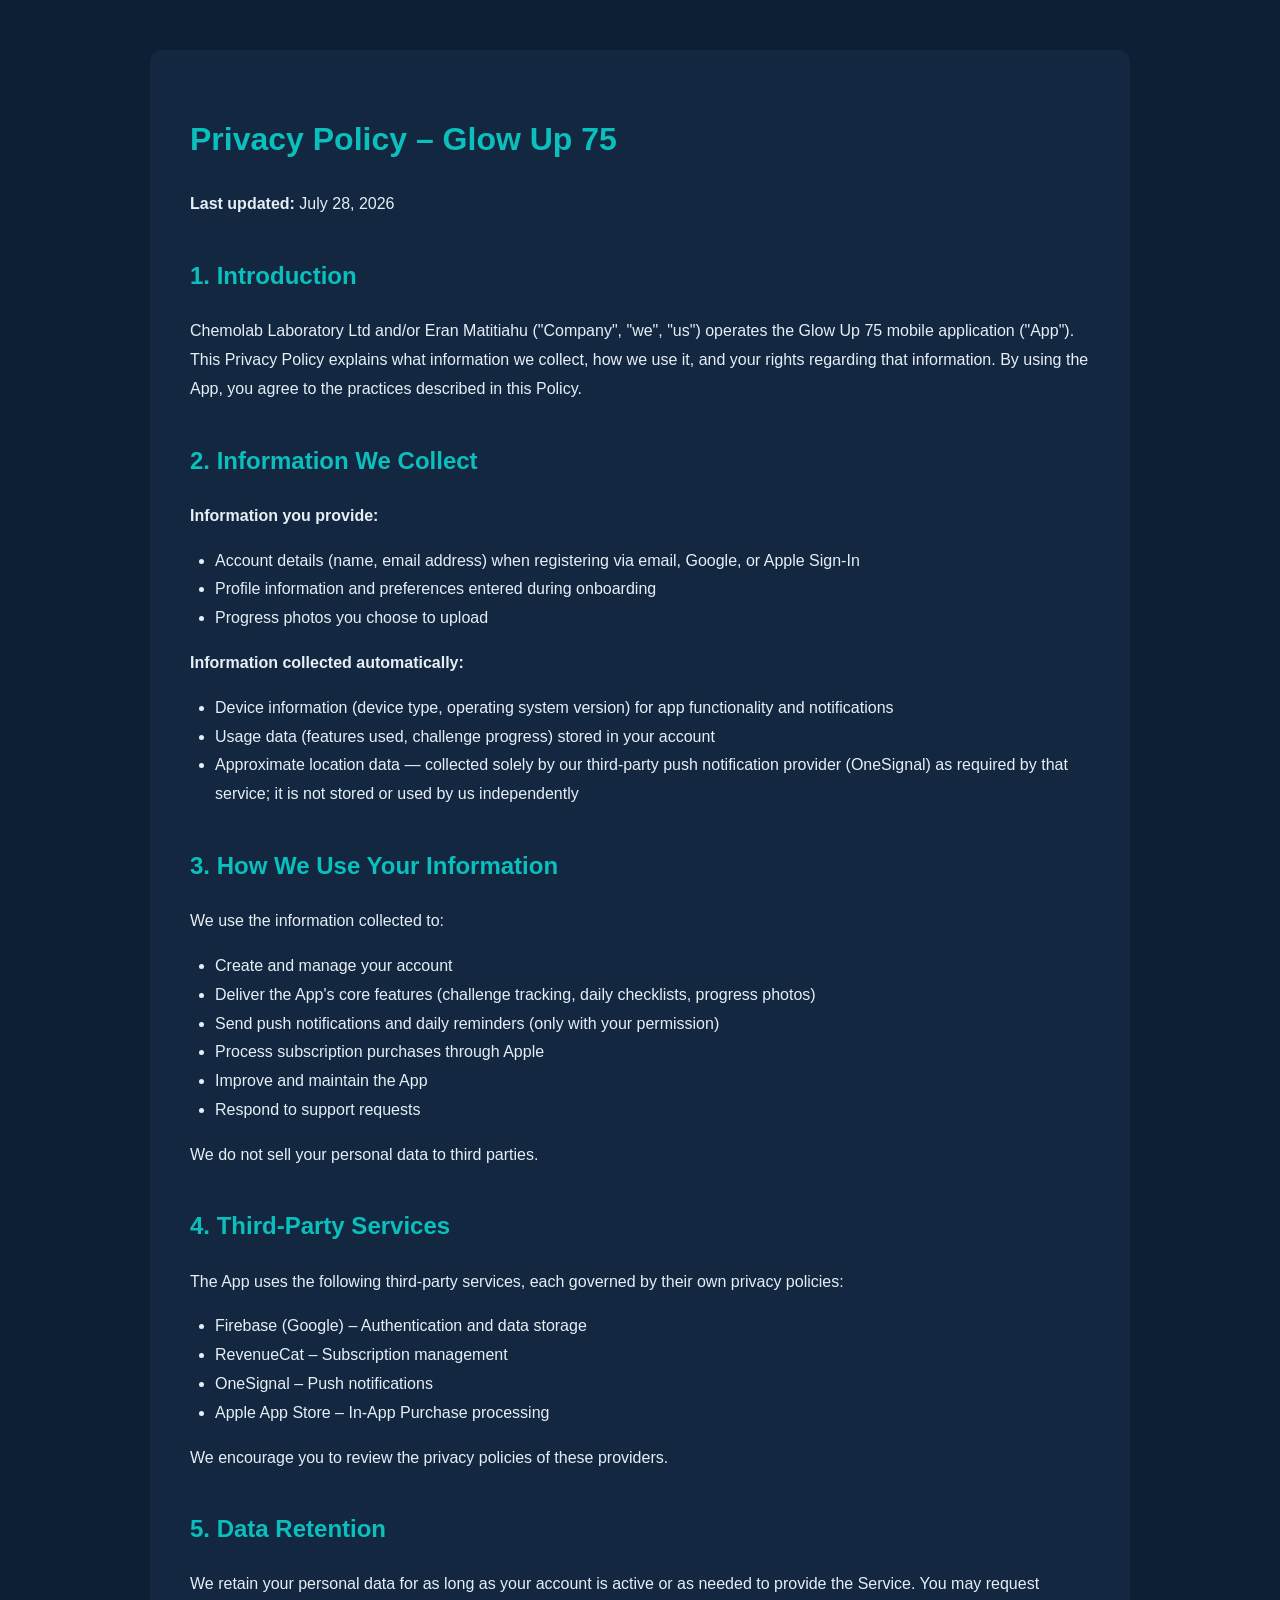
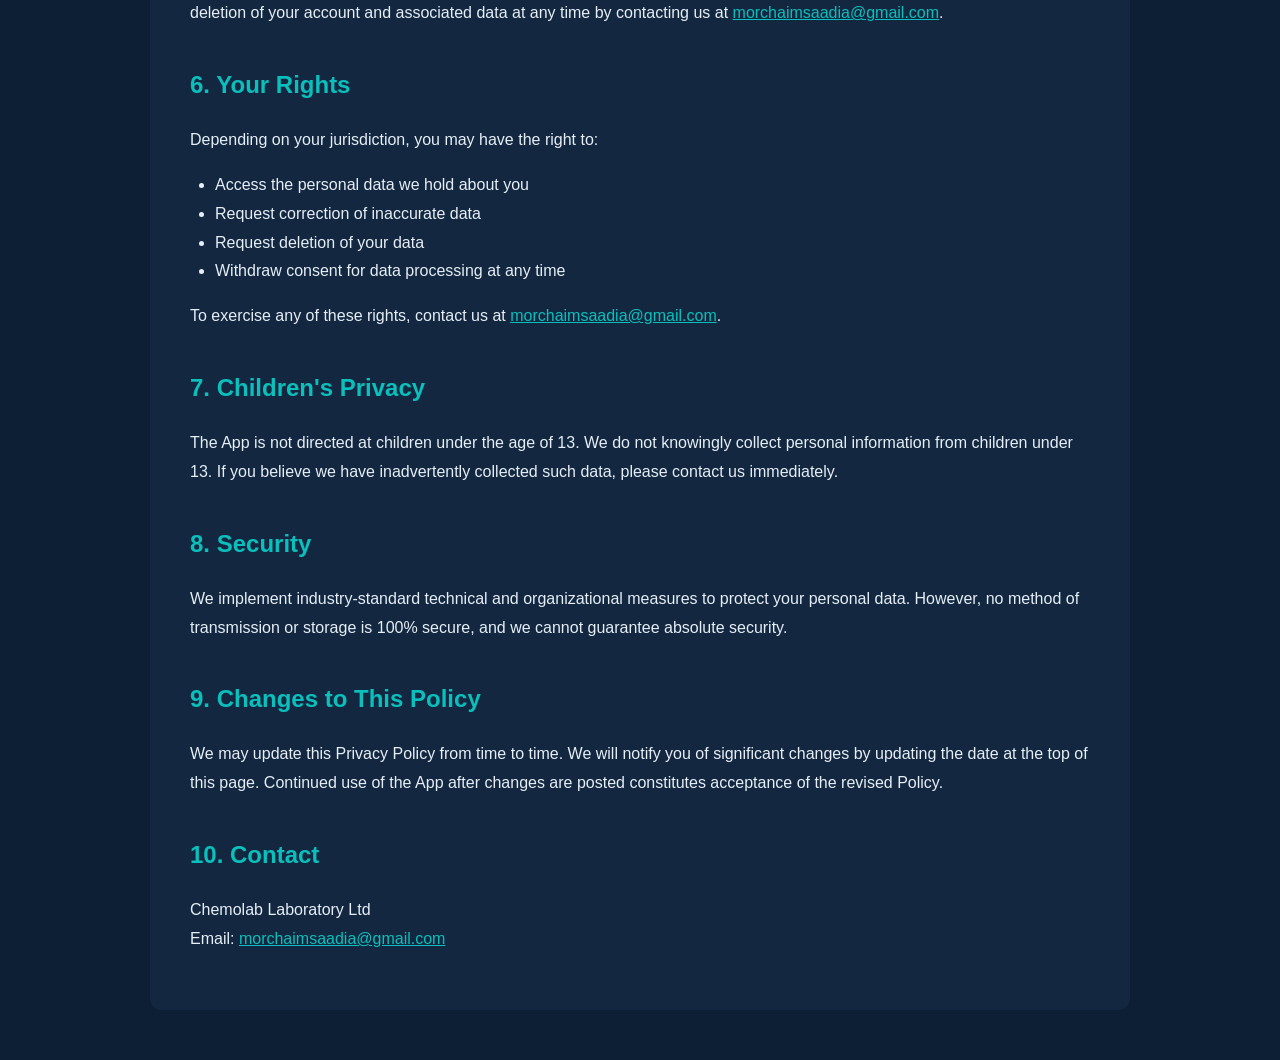
<file: privacy/index.html>
<!DOCTYPE html>
<html lang="en">
<head>
<meta charset="UTF-8">
<meta name="viewport" content="width=device-width, initial-scale=1.0">
<title>Privacy Policy – Glow Up 75</title>

<style>
body{
    margin:0;
    background:#0D1F35;
    color:#E6EEF6;
    font-family:Arial,Helvetica,sans-serif;
    line-height:1.8;
}
.container{
    max-width:900px;
    margin:50px auto;
    padding:40px;
    background:#132840;
    border-radius:12px;
}
h1{
    color:#0ABFBC;
}
h2{
    margin-top:35px;
    color:#0ABFBC;
}
a{
    color:#0ABFBC;
}
ul{
    padding-left:25px;
}
</style>

</head>

<body>

<div class="container">

<h1>Privacy Policy – Glow Up 75</h1>

<p><strong>Last updated:</strong> July 28, 2026</p>

<h2>1. Introduction</h2>

<p>
Chemolab Laboratory Ltd and/or Eran Matitiahu ("Company", "we", "us")
operates the Glow Up 75 mobile application ("App").
This Privacy Policy explains what information we collect,
how we use it, and your rights regarding that information.
By using the App, you agree to the practices described in this Policy.
</p>

<h2>2. Information We Collect</h2>

<p><strong>Information you provide:</strong></p>

<ul>
<li>Account details (name, email address) when registering via email, Google, or Apple Sign-In</li>
<li>Profile information and preferences entered during onboarding</li>
<li>Progress photos you choose to upload</li>
</ul>

<p><strong>Information collected automatically:</strong></p>

<ul>
<li>Device information (device type, operating system version) for app functionality and notifications</li>
<li>Usage data (features used, challenge progress) stored in your account</li>
<li>Approximate location data — collected solely by our third-party push notification provider (OneSignal) as required by that service; it is not stored or used by us independently</li>
</ul>

<h2>3. How We Use Your Information</h2>

<p>We use the information collected to:</p>

<ul>
<li>Create and manage your account</li>
<li>Deliver the App's core features (challenge tracking, daily checklists, progress photos)</li>
<li>Send push notifications and daily reminders (only with your permission)</li>
<li>Process subscription purchases through Apple</li>
<li>Improve and maintain the App</li>
<li>Respond to support requests</li>
</ul>

<p>We do not sell your personal data to third parties.</p>

<h2>4. Third-Party Services</h2>

<p>The App uses the following third-party services, each governed by their own privacy policies:</p>

<ul>
<li>Firebase (Google) – Authentication and data storage</li>
<li>RevenueCat – Subscription management</li>
<li>OneSignal – Push notifications</li>
<li>Apple App Store – In-App Purchase processing</li>
</ul>

<p>We encourage you to review the privacy policies of these providers.</p>

<h2>5. Data Retention</h2>

<p>
We retain your personal data for as long as your account is active or as needed
to provide the Service.
You may request deletion of your account and associated data at any time by contacting us at
<a href="mailto:morchaimsaadia@gmail.com">morchaimsaadia@gmail.com</a>.
</p>

<h2>6. Your Rights</h2>

<p>Depending on your jurisdiction, you may have the right to:</p>

<ul>
<li>Access the personal data we hold about you</li>
<li>Request correction of inaccurate data</li>
<li>Request deletion of your data</li>
<li>Withdraw consent for data processing at any time</li>
</ul>

<p>
To exercise any of these rights, contact us at
<a href="mailto:morchaimsaadia@gmail.com">morchaimsaadia@gmail.com</a>.
</p>

<h2>7. Children's Privacy</h2>

<p>
The App is not directed at children under the age of 13.
We do not knowingly collect personal information from children under 13.
If you believe we have inadvertently collected such data,
please contact us immediately.
</p>

<h2>8. Security</h2>

<p>
We implement industry-standard technical and organizational measures to protect
your personal data.
However, no method of transmission or storage is 100% secure,
and we cannot guarantee absolute security.
</p>

<h2>9. Changes to This Policy</h2>

<p>
We may update this Privacy Policy from time to time.
We will notify you of significant changes by updating the date at the top of this page.
Continued use of the App after changes are posted constitutes acceptance of the revised Policy.
</p>

<h2>10. Contact</h2>

<p>
Chemolab Laboratory Ltd<br>
Email:
<a href="mailto:morchaimsaadia@gmail.com">morchaimsaadia@gmail.com</a>
</p>

</div>

</body>
</html>
</file>
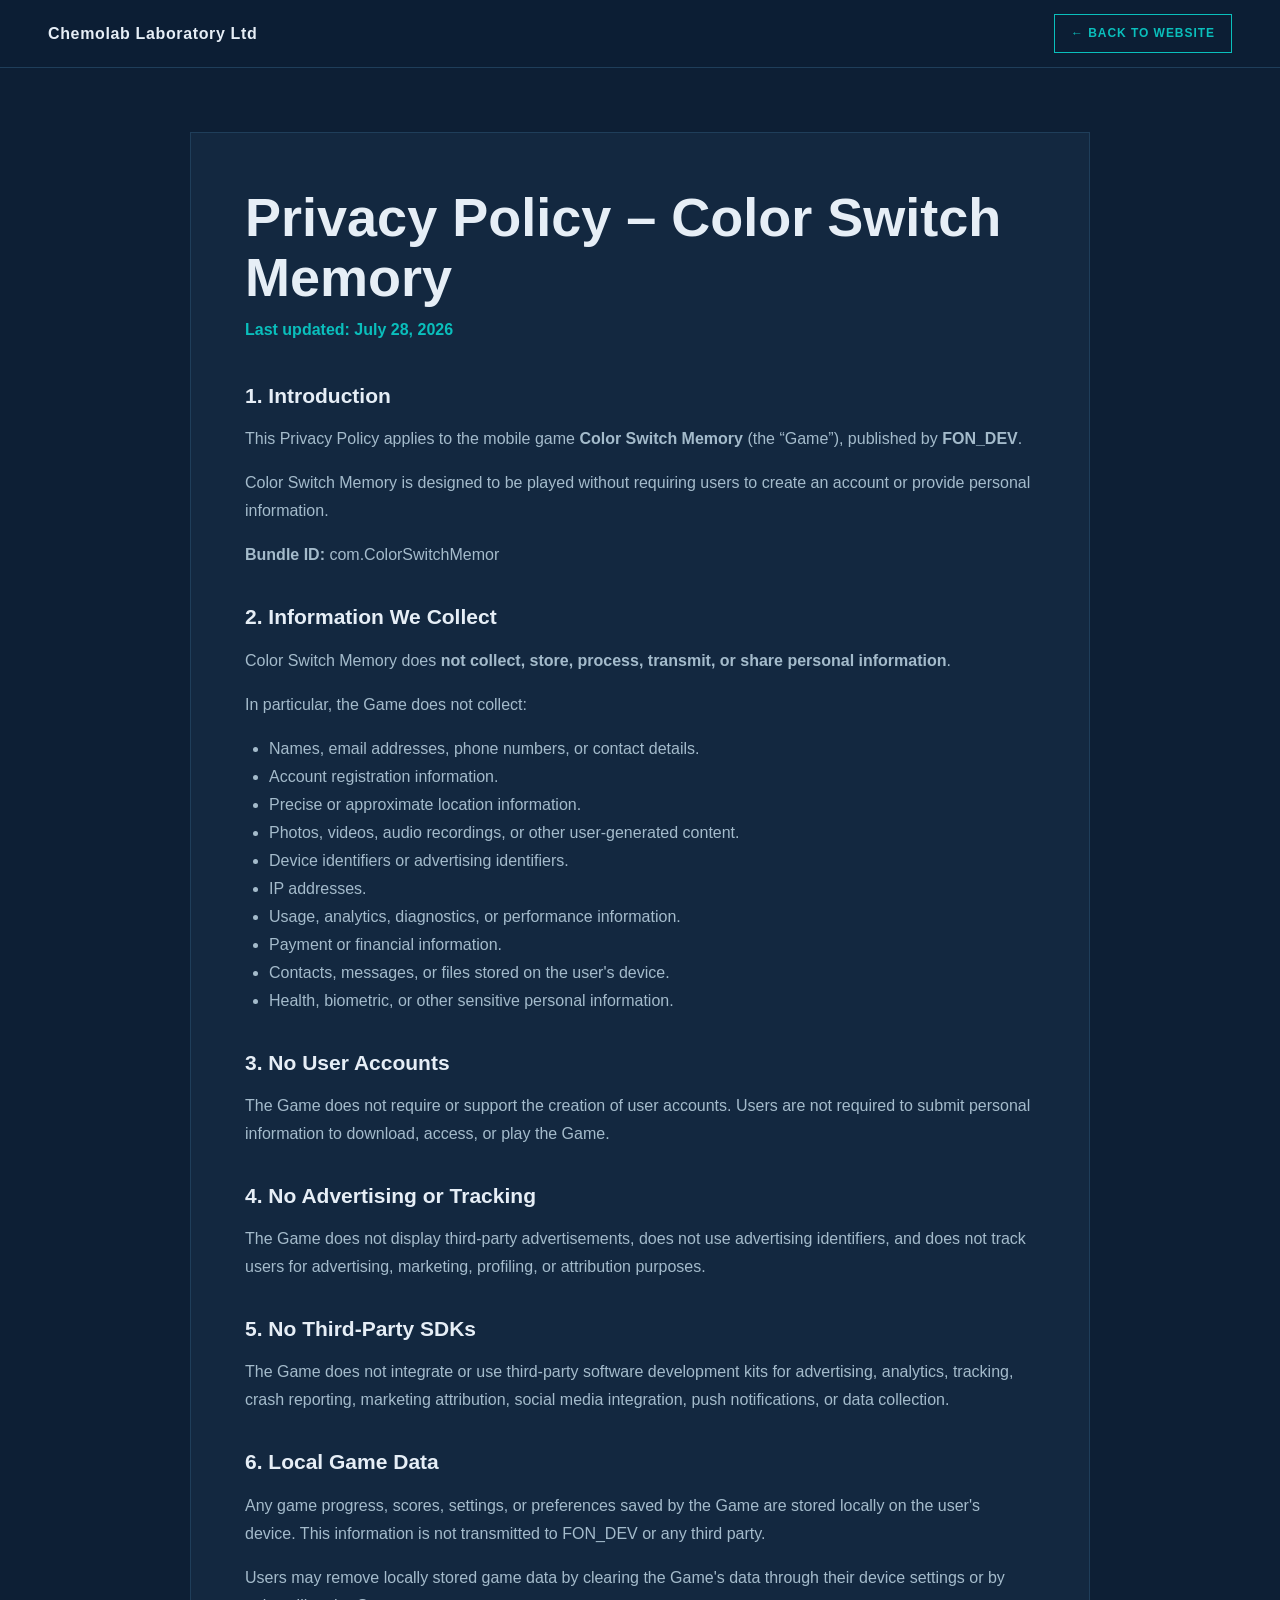
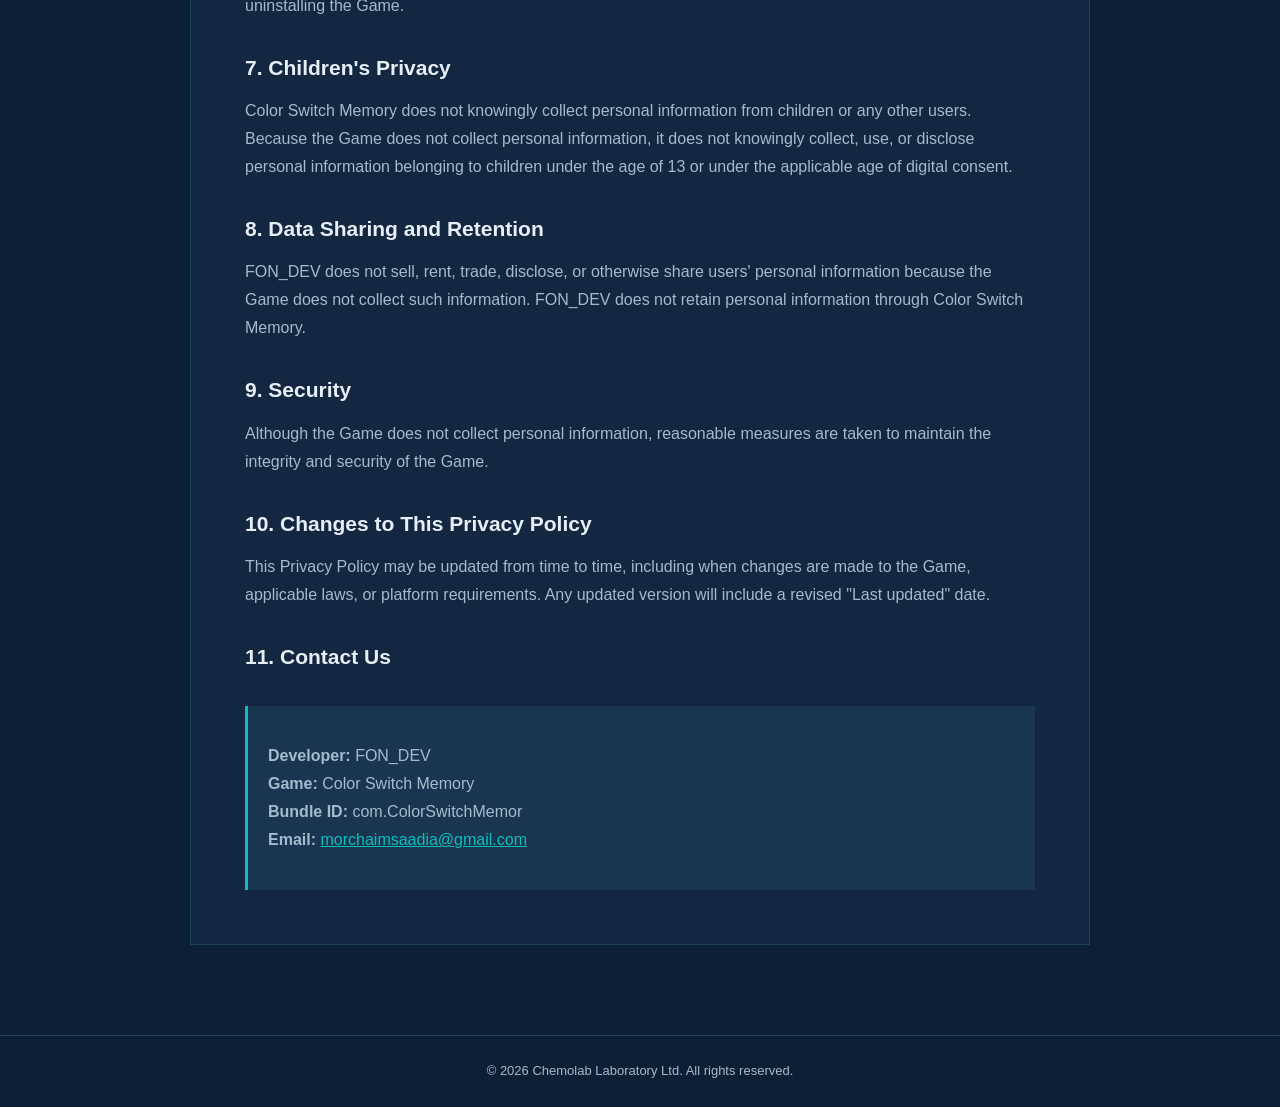
<file: privacy2/index.html>
<!DOCTYPE html>
<html lang="en">
<head>
  <meta charset="UTF-8">
  <meta name="viewport" content="width=device-width, initial-scale=1.0">
  <meta name="description" content="Privacy Policy – Color Switch Memory">
  <title>Privacy Policy – Color Switch Memory</title>

  <style>
    :root {
      --bg: #0D1F35;
      --surface: #132840;
      --surface2: #1A3550;
      --accent: #0ABFBC;
      --text: #E6EEF6;
      --text-sub: #A4BBCB;
      --border: #1F3E5A;
    }

    * {
      box-sizing: border-box;
    }

    html {
      scroll-behavior: smooth;
    }

    body {
      margin: 0;
      font-family: -apple-system, BlinkMacSystemFont, "Segoe UI", Arial, sans-serif;
      background: var(--bg);
      color: var(--text);
      line-height: 1.75;
    }

    header {
      position: sticky;
      top: 0;
      z-index: 10;
      min-height: 68px;
      display: flex;
      align-items: center;
      justify-content: space-between;
      gap: 20px;
      padding: 0 48px;
      background: rgba(13,31,53,.94);
      border-bottom: 1px solid var(--border);
      backdrop-filter: blur(12px);
    }

    .brand {
      color: var(--text);
      text-decoration: none;
      font-weight: 700;
      letter-spacing: .04em;
    }

    .back {
      color: var(--accent);
      border: 1px solid var(--accent);
      padding: 8px 16px;
      text-decoration: none;
      text-transform: uppercase;
      font-size: 12px;
      font-weight: 700;
      letter-spacing: .08em;
    }

    .back:hover {
      background: var(--accent);
      color: var(--bg);
    }

    main {
      width: min(900px, calc(100% - 40px));
      margin: 0 auto;
      padding: 64px 0 90px;
    }

    .card {
      background: var(--surface);
      border: 1px solid var(--border);
      padding: clamp(24px, 5vw, 54px);
    }

    h1 {
      margin: 0 0 8px;
      font-size: clamp(32px, 5vw, 54px);
      line-height: 1.12;
    }

    .updated {
      margin: 0 0 38px;
      color: var(--accent);
      font-weight: 600;
    }

    h2 {
      margin: 34px 0 10px;
      font-size: 21px;
      line-height: 1.3;
    }

    p,
    li {
      color: var(--text-sub);
    }

    ul {
      padding-left: 24px;
    }

    a {
      color: var(--accent);
    }

    .contact {
      margin-top: 36px;
      padding: 20px;
      background: var(--surface2);
      border-left: 3px solid var(--accent);
    }

    footer {
      border-top: 1px solid var(--border);
      padding: 24px;
      text-align: center;
      color: var(--text-sub);
      font-size: 13px;
    }

    @media (max-width: 650px) {
      header {
        padding: 0 18px;
      }

      .brand {
        font-size: 13px;
      }

      main {
        padding-top: 34px;
      }
    }
  </style>
</head>

<body>

<header>
  <a class="brand" href="/">Chemolab Laboratory Ltd</a>
  <a class="back" href="/">← Back to website</a>
</header>

<main>
  <article class="card">

    <h1>Privacy Policy – Color Switch Memory</h1>

    <p class="updated">
      <strong>Last updated:</strong> July 28, 2026
    </p>

    <h2>1. Introduction</h2>

    <p>
      This Privacy Policy applies to the mobile game
      <strong>Color Switch Memory</strong> (the “Game”), published by
      <strong>FON_DEV</strong>.
    </p>

    <p>
      Color Switch Memory is designed to be played without requiring users to
      create an account or provide personal information.
    </p>

    <p><strong>Bundle ID:</strong> com.ColorSwitchMemor</p>

    <h2>2. Information We Collect</h2>

    <p>
      Color Switch Memory does
      <strong>not collect, store, process, transmit, or share personal information</strong>.
    </p>

    <p>In particular, the Game does not collect:</p>

    <ul>
      <li>Names, email addresses, phone numbers, or contact details.</li>
      <li>Account registration information.</li>
      <li>Precise or approximate location information.</li>
      <li>Photos, videos, audio recordings, or other user-generated content.</li>
      <li>Device identifiers or advertising identifiers.</li>
      <li>IP addresses.</li>
      <li>Usage, analytics, diagnostics, or performance information.</li>
      <li>Payment or financial information.</li>
      <li>Contacts, messages, or files stored on the user's device.</li>
      <li>Health, biometric, or other sensitive personal information.</li>
    </ul>

    <h2>3. No User Accounts</h2>

    <p>
      The Game does not require or support the creation of user accounts.
      Users are not required to submit personal information to download,
      access, or play the Game.
    </p>

    <h2>4. No Advertising or Tracking</h2>

    <p>
      The Game does not display third-party advertisements, does not use
      advertising identifiers, and does not track users for advertising,
      marketing, profiling, or attribution purposes.
    </p>

    <h2>5. No Third-Party SDKs</h2>

    <p>
      The Game does not integrate or use third-party software development kits
      for advertising, analytics, tracking, crash reporting, marketing
      attribution, social media integration, push notifications, or data
      collection.
    </p>

    <h2>6. Local Game Data</h2>

    <p>
      Any game progress, scores, settings, or preferences saved by the Game
      are stored locally on the user's device. This information is not
      transmitted to FON_DEV or any third party.
    </p>

    <p>
      Users may remove locally stored game data by clearing the Game's data
      through their device settings or by uninstalling the Game.
    </p>

    <h2>7. Children's Privacy</h2>

    <p>
      Color Switch Memory does not knowingly collect personal information from
      children or any other users. Because the Game does not collect personal
      information, it does not knowingly collect, use, or disclose personal
      information belonging to children under the age of 13 or under the
      applicable age of digital consent.
    </p>

    <h2>8. Data Sharing and Retention</h2>

    <p>
      FON_DEV does not sell, rent, trade, disclose, or otherwise share users'
      personal information because the Game does not collect such information.
      FON_DEV does not retain personal information through Color Switch Memory.
    </p>

    <h2>9. Security</h2>

    <p>
      Although the Game does not collect personal information, reasonable
      measures are taken to maintain the integrity and security of the Game.
    </p>

    <h2>10. Changes to This Privacy Policy</h2>

    <p>
      This Privacy Policy may be updated from time to time, including when
      changes are made to the Game, applicable laws, or platform requirements.
      Any updated version will include a revised "Last updated" date.
    </p>

    <h2>11. Contact Us</h2>

    <div class="contact">
      <p>
        <strong>Developer:</strong> FON_DEV<br>
        <strong>Game:</strong> Color Switch Memory<br>
        <strong>Bundle ID:</strong> com.ColorSwitchMemor<br>
        <strong>Email:</strong>
        <a href="mailto:morchaimsaadia@gmail.com">
          morchaimsaadia@gmail.com
        </a>
      </p>
    </div>

  </article>
</main>

<footer>
  © 2026 Chemolab Laboratory Ltd. All rights reserved.
</footer>

</body>
</html>
</file>
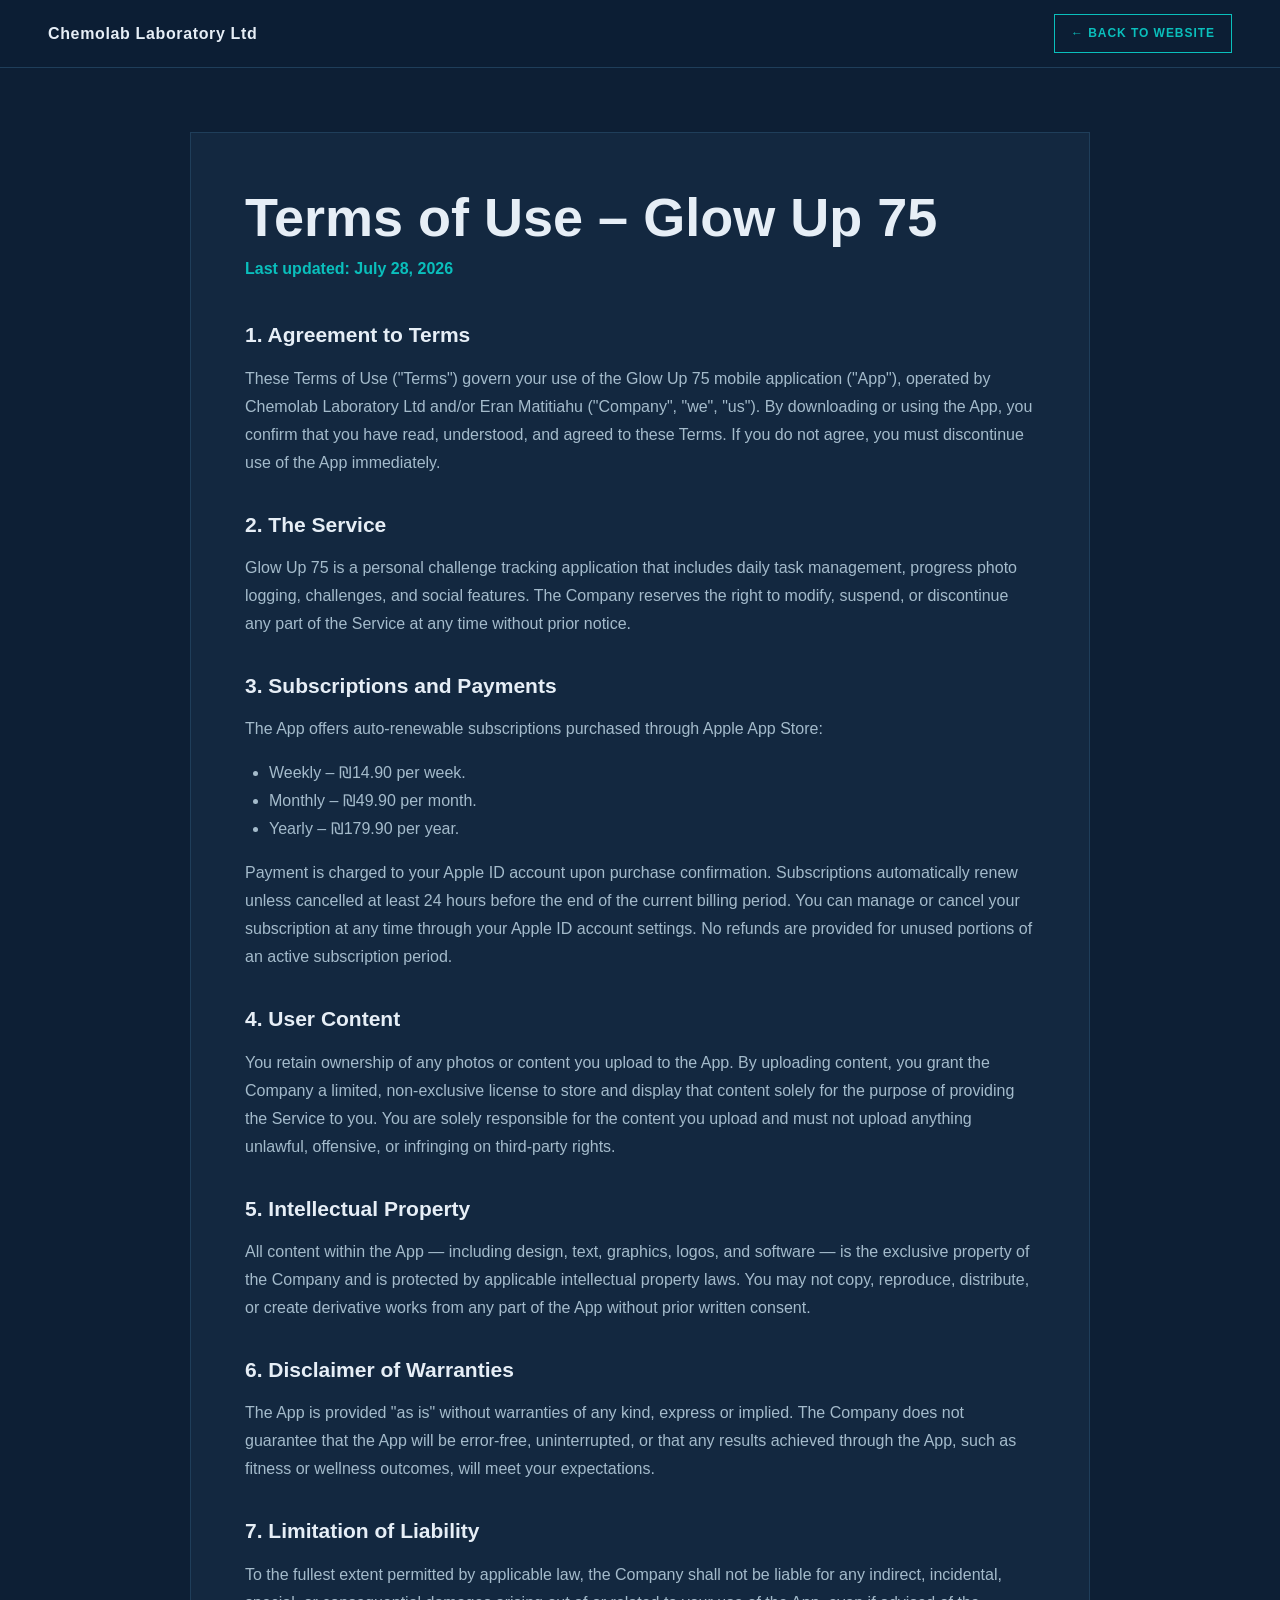
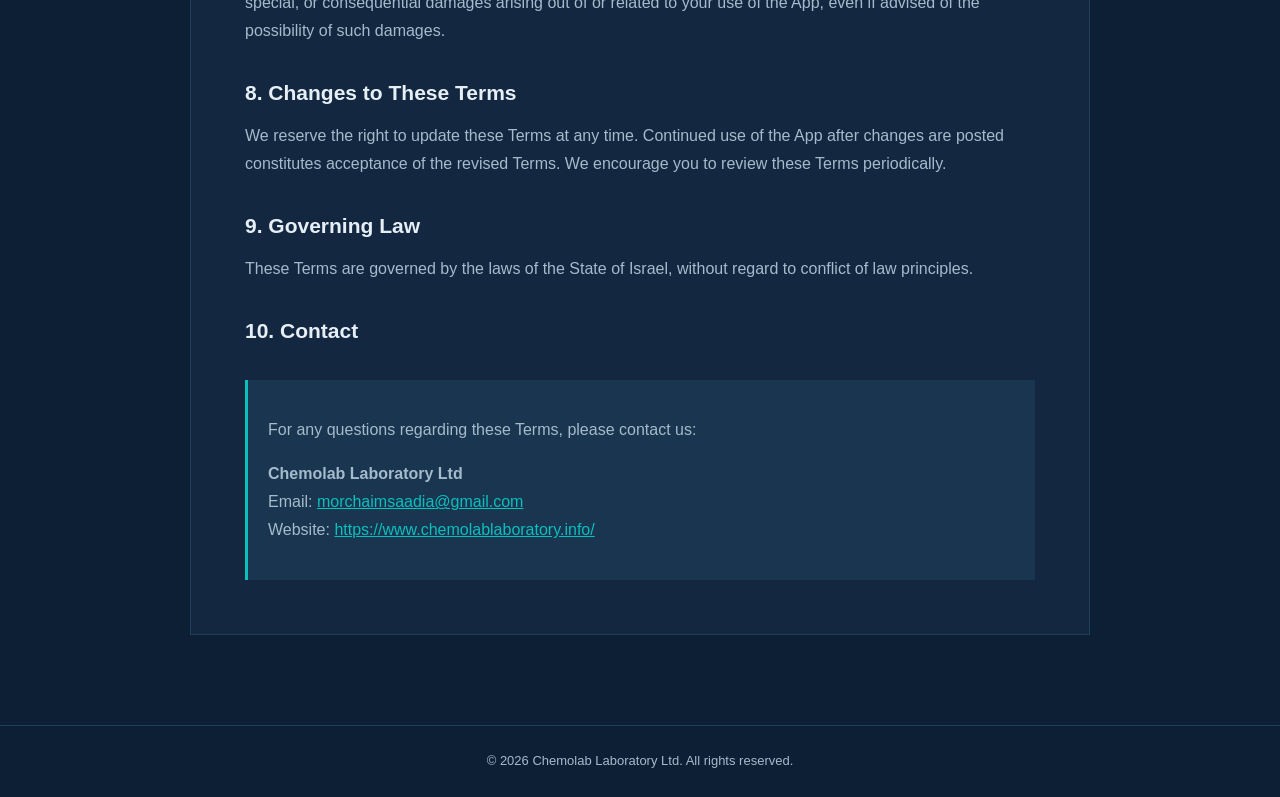
<file: terms/index.html>
<!DOCTYPE html>
<html lang="en">
<head>
  <meta charset="UTF-8">
  <meta name="viewport" content="width=device-width, initial-scale=1.0">
  <meta name="description" content="Terms of Use – Glow Up 75">
  <title>Terms of Use – Glow Up 75</title>

  <style>
    :root {
      --bg: #0D1F35;
      --surface: #132840;
      --surface2: #1A3550;
      --accent: #0ABFBC;
      --text: #E6EEF6;
      --text-sub: #A4BBCB;
      --border: #1F3E5A;
    }

    * {
      box-sizing: border-box;
    }

    html {
      scroll-behavior: smooth;
    }

    body {
      margin: 0;
      font-family: -apple-system, BlinkMacSystemFont, "Segoe UI", Arial, sans-serif;
      background: var(--bg);
      color: var(--text);
      line-height: 1.75;
    }

    header {
      position: sticky;
      top: 0;
      z-index: 10;
      min-height: 68px;
      display: flex;
      align-items: center;
      justify-content: space-between;
      gap: 20px;
      padding: 0 48px;
      background: rgba(13, 31, 53, .94);
      border-bottom: 1px solid var(--border);
      backdrop-filter: blur(12px);
    }

    .brand {
      color: var(--text);
      text-decoration: none;
      font-weight: 700;
      letter-spacing: .04em;
    }

    .back {
      color: var(--accent);
      border: 1px solid var(--accent);
      padding: 8px 16px;
      text-decoration: none;
      text-transform: uppercase;
      font-size: 12px;
      font-weight: 700;
      letter-spacing: .08em;
    }

    .back:hover {
      background: var(--accent);
      color: var(--bg);
    }

    main {
      width: min(900px, calc(100% - 40px));
      margin: 0 auto;
      padding: 64px 0 90px;
    }

    .card {
      background: var(--surface);
      border: 1px solid var(--border);
      padding: clamp(24px, 5vw, 54px);
    }

    h1 {
      margin: 0 0 8px;
      font-size: clamp(32px, 5vw, 54px);
      line-height: 1.12;
    }

    .updated {
      margin: 0 0 38px;
      color: var(--accent);
      font-weight: 600;
    }

    h2 {
      margin: 34px 0 10px;
      font-size: 21px;
      line-height: 1.3;
    }

    p,
    li {
      color: var(--text-sub);
    }

    ul {
      padding-left: 24px;
    }

    a {
      color: var(--accent);
    }

    .contact {
      margin-top: 36px;
      padding: 20px;
      background: var(--surface2);
      border-left: 3px solid var(--accent);
    }

    footer {
      border-top: 1px solid var(--border);
      padding: 24px;
      text-align: center;
      color: var(--text-sub);
      font-size: 13px;
    }

    @media (max-width: 650px) {
      header {
        padding: 0 18px;
      }

      .brand {
        font-size: 13px;
      }

      main {
        padding-top: 34px;
      }
    }
  </style>
</head>

<body>

  <header>
    <a class="brand" href="/">Chemolab Laboratory Ltd</a>
    <a class="back" href="/">← Back to website</a>
  </header>

  <main>
    <article class="card">

      <h1>Terms of Use – Glow Up 75</h1>

      <p class="updated">
        <strong>Last updated:</strong> July 28, 2026
      </p>

      <h2>1. Agreement to Terms</h2>

      <p>
        These Terms of Use ("Terms") govern your use of the Glow Up 75 mobile
        application ("App"), operated by Chemolab Laboratory Ltd and/or Eran
        Matitiahu ("Company", "we", "us"). By downloading or using the App, you
        confirm that you have read, understood, and agreed to these Terms. If
        you do not agree, you must discontinue use of the App immediately.
      </p>

      <h2>2. The Service</h2>

      <p>
        Glow Up 75 is a personal challenge tracking application that includes
        daily task management, progress photo logging, challenges, and social
        features. The Company reserves the right to modify, suspend, or
        discontinue any part of the Service at any time without prior notice.
      </p>

      <h2>3. Subscriptions and Payments</h2>

      <p>
        The App offers auto-renewable subscriptions purchased through Apple
        App Store:
      </p>

      <ul>
        <li>Weekly – ₪14.90 per week.</li>
        <li>Monthly – ₪49.90 per month.</li>
        <li>Yearly – ₪179.90 per year.</li>
      </ul>

      <p>
        Payment is charged to your Apple ID account upon purchase confirmation.
        Subscriptions automatically renew unless cancelled at least 24 hours
        before the end of the current billing period. You can manage or cancel
        your subscription at any time through your Apple ID account settings.
        No refunds are provided for unused portions of an active subscription
        period.
      </p>

      <h2>4. User Content</h2>

      <p>
        You retain ownership of any photos or content you upload to the App. By
        uploading content, you grant the Company a limited, non-exclusive
        license to store and display that content solely for the purpose of
        providing the Service to you. You are solely responsible for the
        content you upload and must not upload anything unlawful, offensive, or
        infringing on third-party rights.
      </p>

      <h2>5. Intellectual Property</h2>

      <p>
        All content within the App — including design, text, graphics, logos,
        and software — is the exclusive property of the Company and is
        protected by applicable intellectual property laws. You may not copy,
        reproduce, distribute, or create derivative works from any part of the
        App without prior written consent.
      </p>

      <h2>6. Disclaimer of Warranties</h2>

      <p>
        The App is provided "as is" without warranties of any kind, express or
        implied. The Company does not guarantee that the App will be error-free,
        uninterrupted, or that any results achieved through the App, such as
        fitness or wellness outcomes, will meet your expectations.
      </p>

      <h2>7. Limitation of Liability</h2>

      <p>
        To the fullest extent permitted by applicable law, the Company shall
        not be liable for any indirect, incidental, special, or consequential
        damages arising out of or related to your use of the App, even if
        advised of the possibility of such damages.
      </p>

      <h2>8. Changes to These Terms</h2>

      <p>
        We reserve the right to update these Terms at any time. Continued use
        of the App after changes are posted constitutes acceptance of the
        revised Terms. We encourage you to review these Terms periodically.
      </p>

      <h2>9. Governing Law</h2>

      <p>
        These Terms are governed by the laws of the State of Israel, without
        regard to conflict of law principles.
      </p>

      <h2>10. Contact</h2>

      <div class="contact">
        <p>
          For any questions regarding these Terms, please contact us:
        </p>

        <p>
          <strong>Chemolab Laboratory Ltd</strong><br>

          Email:
          <a href="mailto:morchaimsaadia@gmail.com">
            morchaimsaadia@gmail.com
          </a>
          <br>

          Website:
          <a href="https://www.chemolablaboratory.info/">
            https://www.chemolablaboratory.info/
          </a>
        </p>
      </div>

    </article>
  </main>

  <footer>
    © 2026 Chemolab Laboratory Ltd. All rights reserved.
  </footer>

</body>
</html>
</file>
